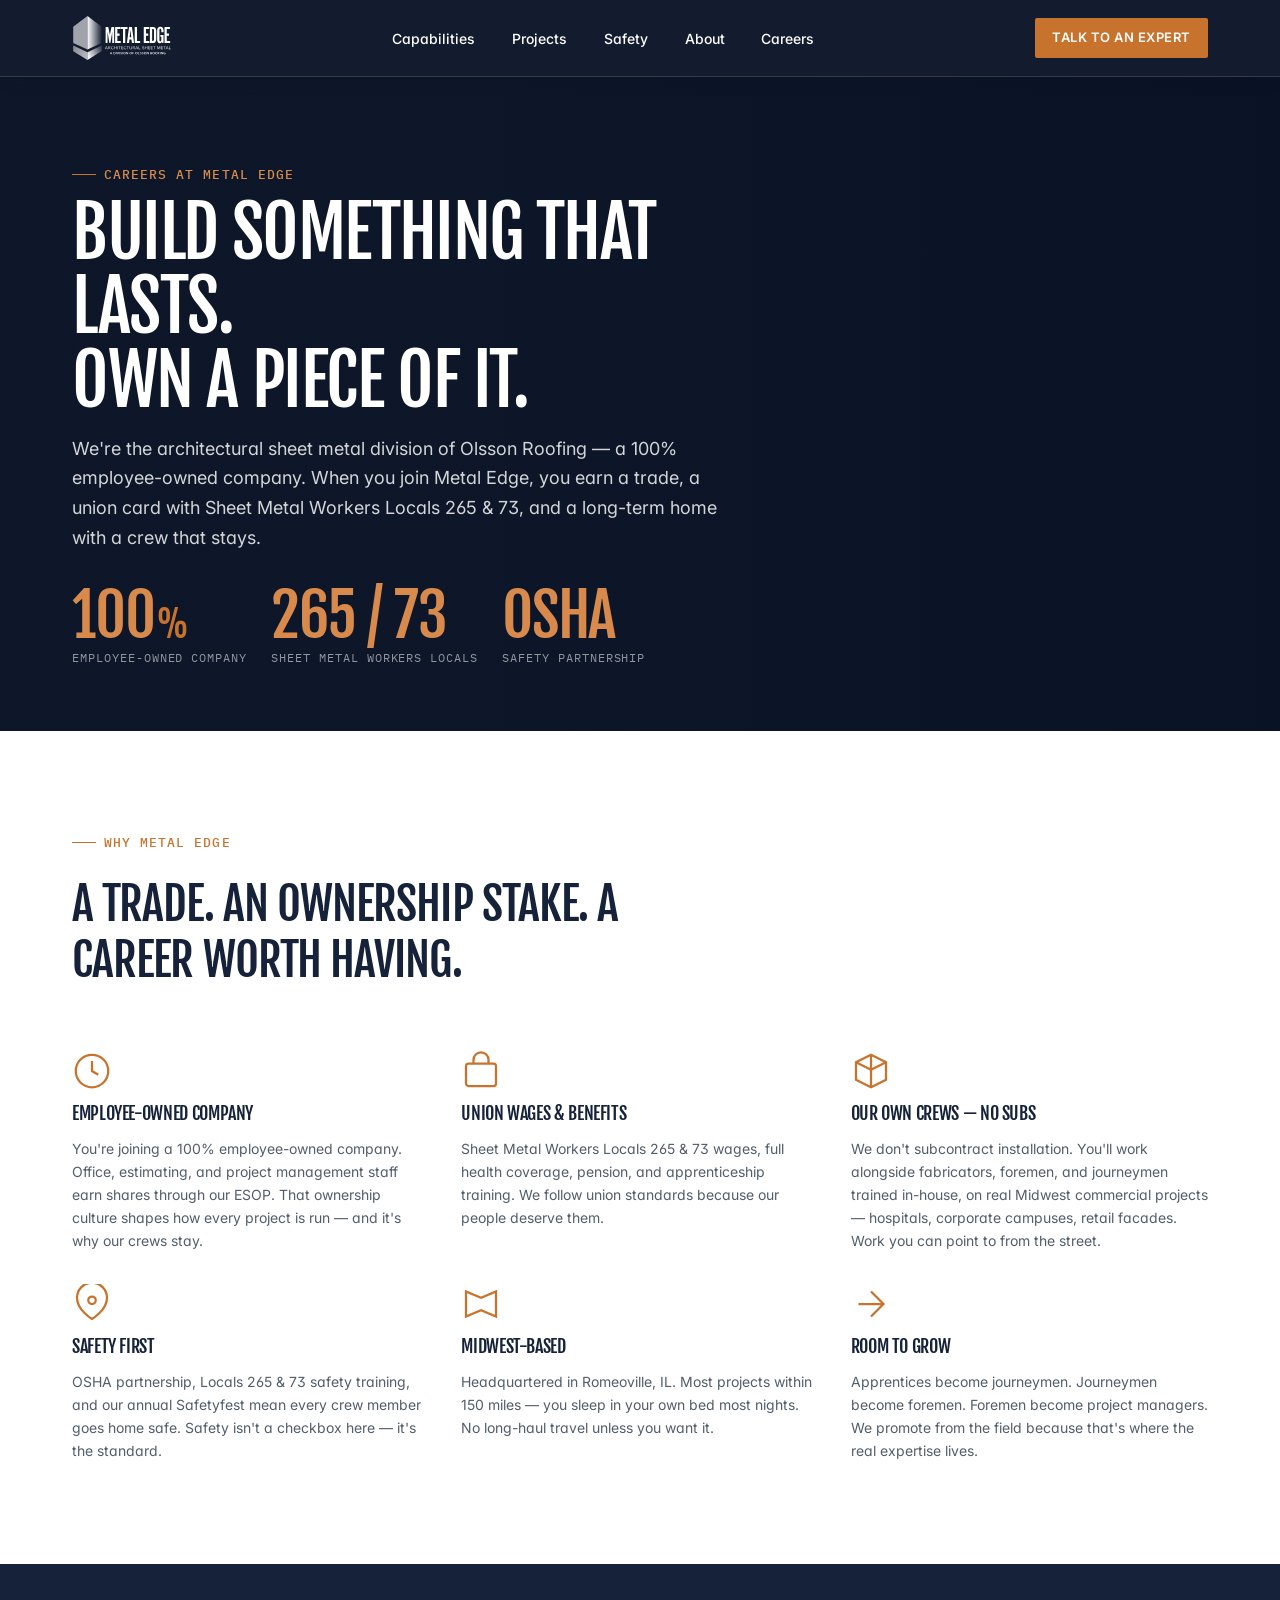
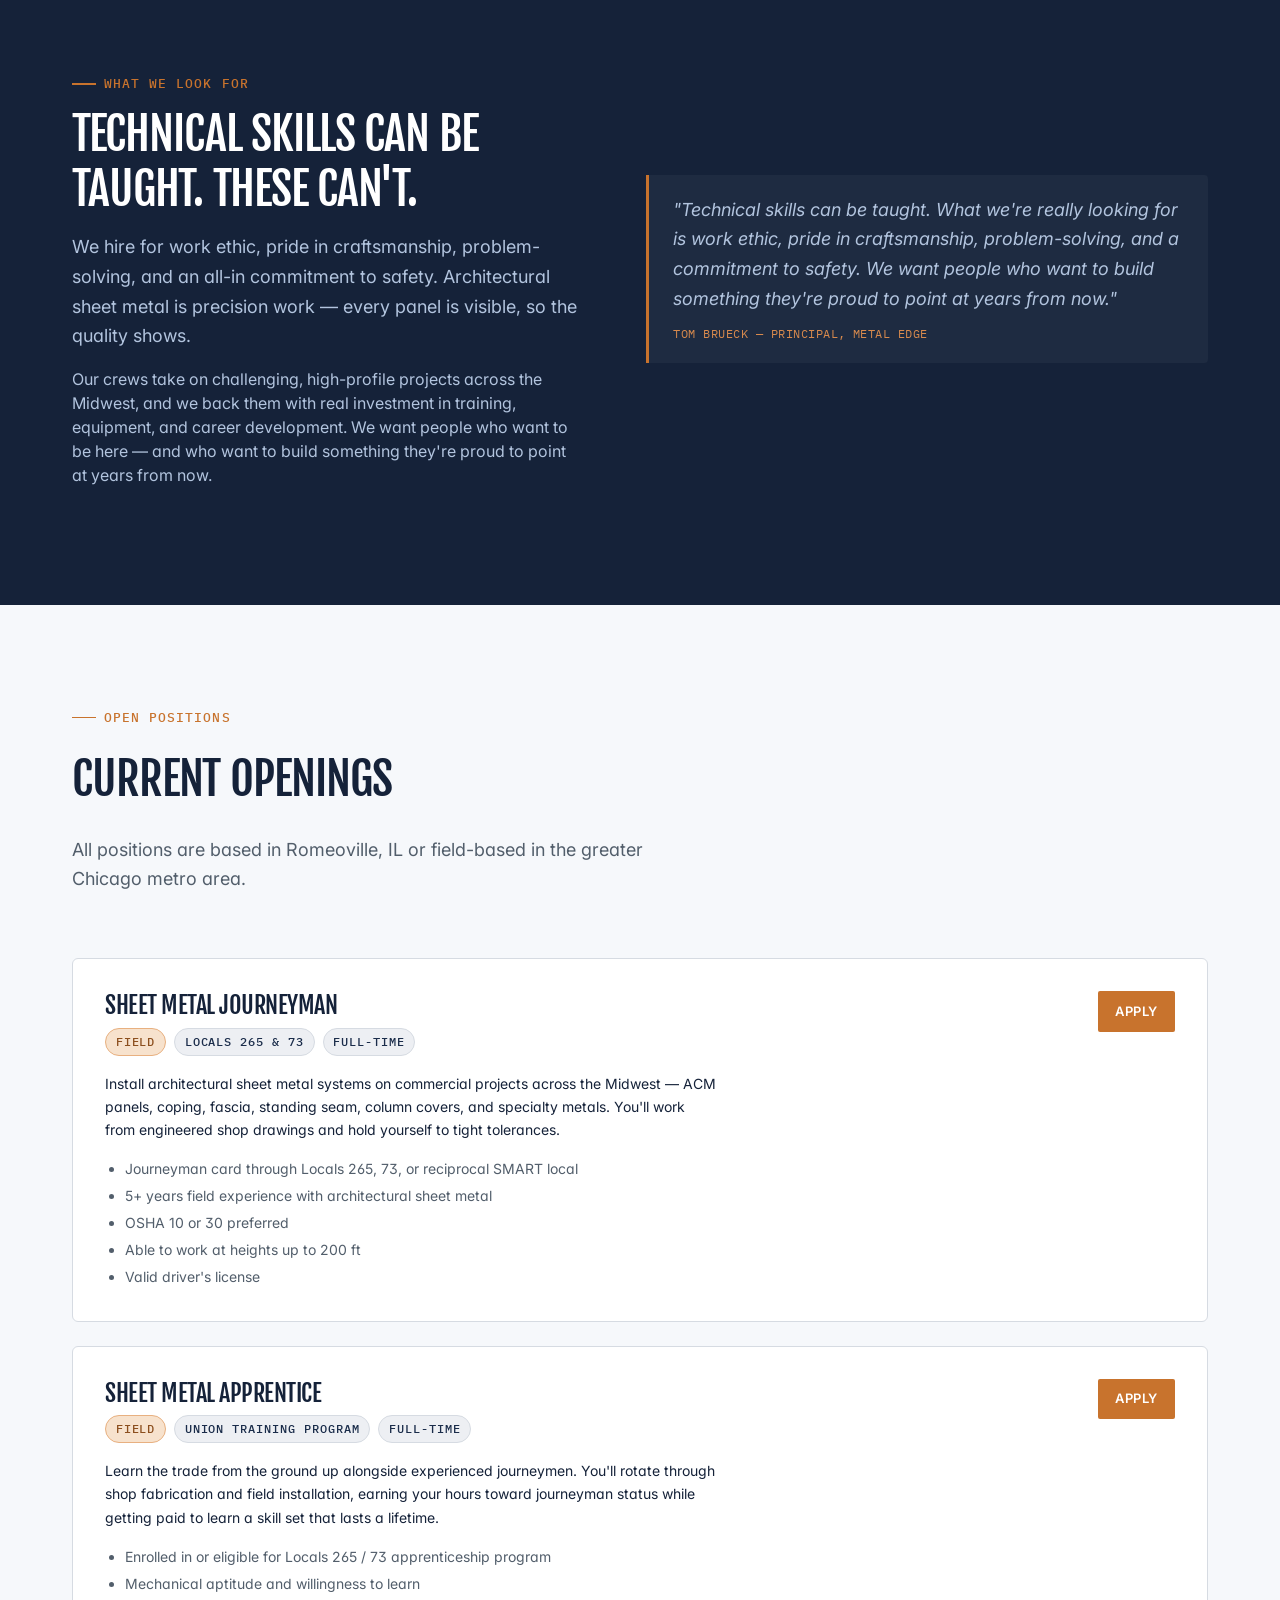
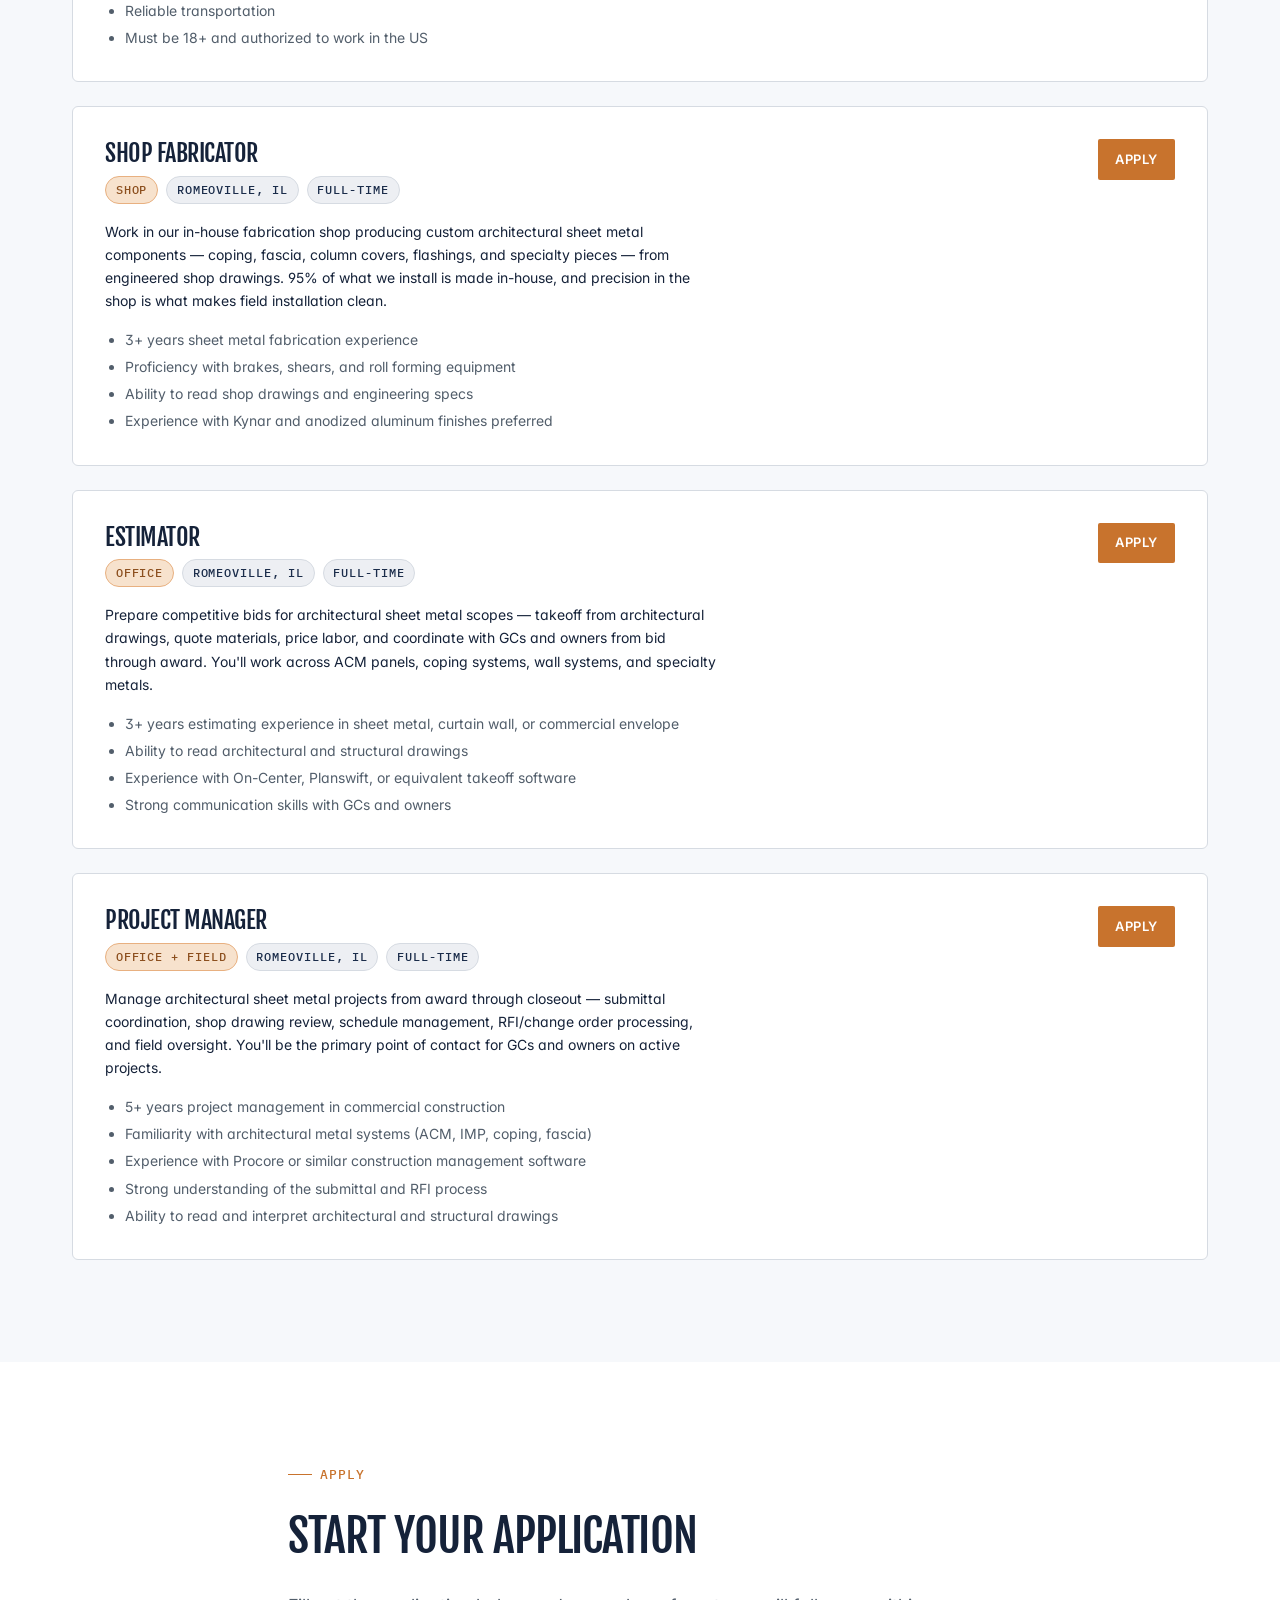
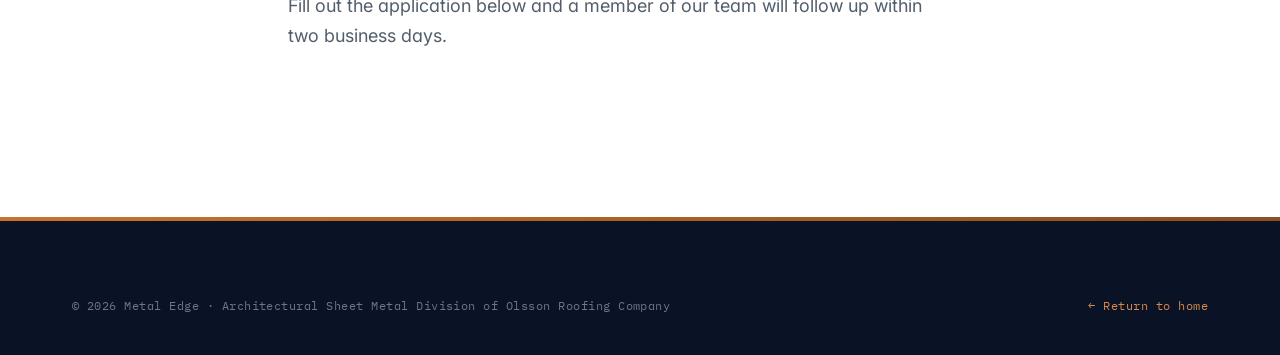
<file: site/careers.html>
<!DOCTYPE html>
<html lang="en">
<head>
  <meta charset="UTF-8">
  <meta name="viewport" content="width=device-width, initial-scale=1">
  <meta name="theme-color" content="#152239">
  <title>Careers · Metal Edge</title>
  <meta name="description" content="Join Metal Edge — architectural sheet metal fabrication and installation. Sheet Metal Workers Locals 265 & 73, OSHA safety culture, employee ownership. View open positions and apply.">

  <link rel="preconnect" href="https://fonts.googleapis.com">
  <link rel="preconnect" href="https://fonts.gstatic.com" crossorigin>
  <link href="https://fonts.googleapis.com/css2?family=Fjalla+One&family=IBM+Plex+Mono:wght@400;500;600&family=Inter:wght@400;500;600;700&display=swap" rel="stylesheet">

  <link rel="stylesheet" href="css/tokens.css">
  <link rel="stylesheet" href="css/base.css">
  <link rel="stylesheet" href="css/layout.css">
  <link rel="stylesheet" href="css/components.css">

  <link rel="icon" type="image/svg+xml" href="assets/images/favicon-metal-edge.svg">
</head>
<body class="bg-page">

<!-- ============== NAV ============== -->
<header class="nav is-scrolled" id="nav" style="position: sticky;">
  <div class="container nav__inner">
    <a href="index.html" class="nav__brand" aria-label="Metal Edge — return to home">
      <img src="assets/images/logos/Metal-Edge-Logo-on-dark.svg" alt="Metal Edge" class="nav__brand-mark">
    </a>
    <nav aria-label="Primary">
      <ul class="nav__menu">
        <li><a href="index.html#capabilities" class="nav__link">Capabilities</a></li>
        <li><a href="index.html#projects" class="nav__link">Projects</a></li>
        <li><a href="index.html#safety" class="nav__link">Safety</a></li>
        <li><a href="index.html#about" class="nav__link">About</a></li>
        <li><a href="careers.html" class="nav__link" aria-current="page">Careers</a></li>
      </ul>
    </nav>
    <a href="index.html#contact" class="btn btn--primary btn--sm hide-on-mobile">Talk to an Expert</a>
  </div>
</header>

<!-- ============== HERO ============== -->
<section class="careers-page-hero">
  <div class="careers-page-hero__bg" style="background-image: url('https://res.cloudinary.com/dsbllwpbh/image/upload/f_auto,q_auto/v1777395840/metal-edge/careers-hero-shop.jpg');"></div>
  <div class="container careers-page-hero__content">
    <div style="max-width: 680px;">
      <span class="eyebrow" style="color: var(--copper-400);">Careers at Metal Edge</span>
      <h1>Build something that lasts.<br>Own a piece of it.</h1>
      <p class="lede">We're the architectural sheet metal division of Olsson Roofing — a 100% employee-owned company. When you join Metal Edge, you earn a trade, a union card with Sheet Metal Workers Locals 265 &amp; 73, and a long-term home with a crew that stays.</p>
      <div class="cluster" style="gap: var(--space-6); margin-top: var(--space-8);">
        <div class="stat">
          <div class="stat__value">100<span class="stat__suffix">%</span></div>
          <div class="stat__label">Employee-owned company</div>
        </div>
        <div class="stat">
          <div class="stat__value">265 / 73</div>
          <div class="stat__label">Sheet Metal Workers Locals</div>
        </div>
        <div class="stat">
          <div class="stat__value">OSHA</div>
          <div class="stat__label">Safety partnership</div>
        </div>
      </div>
    </div>
  </div>
</section>

<!-- ============== WHY METAL EDGE ============== -->
<section class="section">
  <div class="container">
    <div class="section-header">
      <span class="eyebrow">Why Metal Edge</span>
      <h2>A trade. An ownership stake. A career worth having.</h2>
    </div>
    <div class="careers-benefits">
      <div class="careers-benefit">
        <div class="careers-benefit__icon">
          <svg viewBox="0 0 32 32" fill="none" stroke="currentColor" stroke-width="1.8" aria-hidden="true"><circle cx="16" cy="16" r="13"/><path d="M16 8v8l5 3"/></svg>
        </div>
        <h3 class="careers-benefit__title">Employee-Owned Company</h3>
        <p class="careers-benefit__desc">You're joining a 100% employee-owned company. Office, estimating, and project management staff earn shares through our ESOP. That ownership culture shapes how every project is run — and it's why our crews stay.</p>
      </div>
      <div class="careers-benefit">
        <div class="careers-benefit__icon">
          <svg viewBox="0 0 32 32" fill="none" stroke="currentColor" stroke-width="1.8" aria-hidden="true"><rect x="4" y="10" width="24" height="18" rx="2"/><path d="M10 10V7a6 6 0 0 1 12 0v3"/></svg>
        </div>
        <h3 class="careers-benefit__title">Union Wages &amp; Benefits</h3>
        <p class="careers-benefit__desc">Sheet Metal Workers Locals 265 &amp; 73 wages, full health coverage, pension, and apprenticeship training. We follow union standards because our people deserve them.</p>
      </div>
      <div class="careers-benefit">
        <div class="careers-benefit__icon">
          <svg viewBox="0 0 32 32" fill="none" stroke="currentColor" stroke-width="1.8" aria-hidden="true"><path d="M16 3L4 9v14l12 6 12-6V9L16 3z"/><path d="M16 3v26M4 9l12 6 12-6"/></svg>
        </div>
        <h3 class="careers-benefit__title">Our Own Crews — No Subs</h3>
        <p class="careers-benefit__desc">We don't subcontract installation. You'll work alongside fabricators, foremen, and journeymen trained in-house, on real Midwest commercial projects — hospitals, corporate campuses, retail facades. Work you can point to from the street.</p>
      </div>
      <div class="careers-benefit">
        <div class="careers-benefit__icon">
          <svg viewBox="0 0 32 32" fill="none" stroke="currentColor" stroke-width="1.8" aria-hidden="true"><path d="M16 28s-12-7-12-17a12 12 0 0 1 24 0c0 10-12 17-12 17z"/><circle cx="16" cy="13" r="3"/></svg>
        </div>
        <h3 class="careers-benefit__title">Safety First</h3>
        <p class="careers-benefit__desc">OSHA partnership, Locals 265 &amp; 73 safety training, and our annual Safetyfest mean every crew member goes home safe. Safety isn't a checkbox here — it's the standard.</p>
      </div>
      <div class="careers-benefit">
        <div class="careers-benefit__icon">
          <svg viewBox="0 0 32 32" fill="none" stroke="currentColor" stroke-width="1.8" aria-hidden="true"><path d="M4 26V6l12 5 12-5v20l-12-5-12 5z"/></svg>
        </div>
        <h3 class="careers-benefit__title">Midwest-Based</h3>
        <p class="careers-benefit__desc">Headquartered in Romeoville, IL. Most projects within 150 miles — you sleep in your own bed most nights. No long-haul travel unless you want it.</p>
      </div>
      <div class="careers-benefit">
        <div class="careers-benefit__icon">
          <svg viewBox="0 0 32 32" fill="none" stroke="currentColor" stroke-width="1.8" aria-hidden="true"><path d="M6 16h20M16 6l10 10-10 10"/></svg>
        </div>
        <h3 class="careers-benefit__title">Room to Grow</h3>
        <p class="careers-benefit__desc">Apprentices become journeymen. Journeymen become foremen. Foremen become project managers. We promote from the field because that's where the real expertise lives.</p>
      </div>
    </div>
  </div>
</section>

<!-- ============== WHAT WE LOOK FOR ============== -->
<section class="section section--dark" id="what-we-look-for" aria-labelledby="lookForHeading">
  <div class="container">
    <div class="split split--text-first">
      <div>
        <span class="eyebrow">What We Look For</span>
        <h2 id="lookForHeading">Technical skills can be taught. These can't.</h2>
        <p class="lede">We hire for work ethic, pride in craftsmanship, problem-solving, and an all-in commitment to safety. Architectural sheet metal is precision work — every panel is visible, so the quality shows.</p>
        <p>Our crews take on challenging, high-profile projects across the Midwest, and we back them with real investment in training, equipment, and career development. We want people who want to be here — and who want to build something they're proud to point at years from now.</p>
      </div>
      <div>
        <blockquote class="featured-project__quote">
          <p>"Technical skills can be taught. What we're really looking for is work ethic, pride in craftsmanship, problem-solving, and a commitment to safety. We want people who want to build something they're proud to point at years from now."</p>
          <footer>Tom Brueck — Principal, Metal Edge</footer>
        </blockquote>
      </div>
    </div>
  </div>
</section>

<!-- ============== OPEN POSITIONS ============== -->
<section class="section section--alt" id="positions">
  <div class="container">
    <div class="section-header">
      <span class="eyebrow">Open Positions</span>
      <h2>Current openings</h2>
      <p class="section-header__sub">All positions are based in Romeoville, IL or field-based in the greater Chicago metro area.</p>
    </div>

    <div class="careers-listings">

      <div class="careers-listing">
        <div class="careers-listing__head">
          <div>
            <h3 class="careers-listing__title">Sheet Metal Journeyman</h3>
            <div class="cluster" style="gap: var(--space-2); margin-top: var(--space-2);">
              <span class="badge badge--copper">Field</span>
              <span class="badge">Locals 265 &amp; 73</span>
              <span class="badge">Full-Time</span>
            </div>
          </div>
          <a href="#apply" class="btn btn--primary btn--sm">Apply</a>
        </div>
        <p class="careers-listing__desc">Install architectural sheet metal systems on commercial projects across the Midwest — ACM panels, coping, fascia, standing seam, column covers, and specialty metals. You'll work from engineered shop drawings and hold yourself to tight tolerances.</p>
        <ul class="careers-listing__reqs">
          <li>Journeyman card through Locals 265, 73, or reciprocal SMART local</li>
          <li>5+ years field experience with architectural sheet metal</li>
          <li>OSHA 10 or 30 preferred</li>
          <li>Able to work at heights up to 200 ft</li>
          <li>Valid driver's license</li>
        </ul>
      </div>

      <div class="careers-listing">
        <div class="careers-listing__head">
          <div>
            <h3 class="careers-listing__title">Sheet Metal Apprentice</h3>
            <div class="cluster" style="gap: var(--space-2); margin-top: var(--space-2);">
              <span class="badge badge--copper">Field</span>
              <span class="badge">Union Training Program</span>
              <span class="badge">Full-Time</span>
            </div>
          </div>
          <a href="#apply" class="btn btn--primary btn--sm">Apply</a>
        </div>
        <p class="careers-listing__desc">Learn the trade from the ground up alongside experienced journeymen. You'll rotate through shop fabrication and field installation, earning your hours toward journeyman status while getting paid to learn a skill set that lasts a lifetime.</p>
        <ul class="careers-listing__reqs">
          <li>Enrolled in or eligible for Locals 265 / 73 apprenticeship program</li>
          <li>Mechanical aptitude and willingness to learn</li>
          <li>Reliable transportation</li>
          <li>Must be 18+ and authorized to work in the US</li>
        </ul>
      </div>

      <div class="careers-listing">
        <div class="careers-listing__head">
          <div>
            <h3 class="careers-listing__title">Shop Fabricator</h3>
            <div class="cluster" style="gap: var(--space-2); margin-top: var(--space-2);">
              <span class="badge badge--copper">Shop</span>
              <span class="badge">Romeoville, IL</span>
              <span class="badge">Full-Time</span>
            </div>
          </div>
          <a href="#apply" class="btn btn--primary btn--sm">Apply</a>
        </div>
        <p class="careers-listing__desc">Work in our in-house fabrication shop producing custom architectural sheet metal components — coping, fascia, column covers, flashings, and specialty pieces — from engineered shop drawings. 95% of what we install is made in-house, and precision in the shop is what makes field installation clean.</p>
        <ul class="careers-listing__reqs">
          <li>3+ years sheet metal fabrication experience</li>
          <li>Proficiency with brakes, shears, and roll forming equipment</li>
          <li>Ability to read shop drawings and engineering specs</li>
          <li>Experience with Kynar and anodized aluminum finishes preferred</li>
        </ul>
      </div>

      <div class="careers-listing">
        <div class="careers-listing__head">
          <div>
            <h3 class="careers-listing__title">Estimator</h3>
            <div class="cluster" style="gap: var(--space-2); margin-top: var(--space-2);">
              <span class="badge badge--copper">Office</span>
              <span class="badge">Romeoville, IL</span>
              <span class="badge">Full-Time</span>
            </div>
          </div>
          <a href="#apply" class="btn btn--primary btn--sm">Apply</a>
        </div>
        <p class="careers-listing__desc">Prepare competitive bids for architectural sheet metal scopes — takeoff from architectural drawings, quote materials, price labor, and coordinate with GCs and owners from bid through award. You'll work across ACM panels, coping systems, wall systems, and specialty metals.</p>
        <ul class="careers-listing__reqs">
          <li>3+ years estimating experience in sheet metal, curtain wall, or commercial envelope</li>
          <li>Ability to read architectural and structural drawings</li>
          <li>Experience with On-Center, Planswift, or equivalent takeoff software</li>
          <li>Strong communication skills with GCs and owners</li>
        </ul>
      </div>

      <div class="careers-listing">
        <div class="careers-listing__head">
          <div>
            <h3 class="careers-listing__title">Project Manager</h3>
            <div class="cluster" style="gap: var(--space-2); margin-top: var(--space-2);">
              <span class="badge badge--copper">Office + Field</span>
              <span class="badge">Romeoville, IL</span>
              <span class="badge">Full-Time</span>
            </div>
          </div>
          <a href="#apply" class="btn btn--primary btn--sm">Apply</a>
        </div>
        <p class="careers-listing__desc">Manage architectural sheet metal projects from award through closeout — submittal coordination, shop drawing review, schedule management, RFI/change order processing, and field oversight. You'll be the primary point of contact for GCs and owners on active projects.</p>
        <ul class="careers-listing__reqs">
          <li>5+ years project management in commercial construction</li>
          <li>Familiarity with architectural metal systems (ACM, IMP, coping, fascia)</li>
          <li>Experience with Procore or similar construction management software</li>
          <li>Strong understanding of the submittal and RFI process</li>
          <li>Ability to read and interpret architectural and structural drawings</li>
        </ul>
      </div>

    </div>
  </div>
</section>

<!-- ============== APPLICATION FORM ============== -->
<section class="section" id="apply" aria-labelledby="applyHeading">
  <div class="container container--narrow">
    <div class="section-header">
      <span class="eyebrow">Apply</span>
      <h2 id="applyHeading">Start your application</h2>
      <p class="section-header__sub">Fill out the application below and a member of our team will follow up within two business days.</p>
    </div>

    <!-- Hiring application hosted on Metal Edge's Jotform (sent by Brian Rangel, Oct 15 2026) -->
    <div class="careers-jotform">
      <script type="text/javascript" src="https://form.jotform.com/jsform/262805384784165"></script>
      <noscript><p>Our application form needs JavaScript. You can <a href="https://form.jotform.com/262805384784165">open the application directly</a> or call (708) 756-4696.</p></noscript>
    </div>
  </div>
</section>

<!-- ============== FOOTER ============== -->
<footer class="footer" role="contentinfo">
  <div class="container">
    <div class="footer__bottom" style="padding-top: 0; border-top: 0;">
      <div>© 2026 Metal Edge · Architectural Sheet Metal Division of Olsson Roofing Company</div>
      <div><a href="index.html" style="color: var(--copper-400);">← Return to home</a></div>
    </div>
  </div>
</footer>

</body>
</html>
</file>
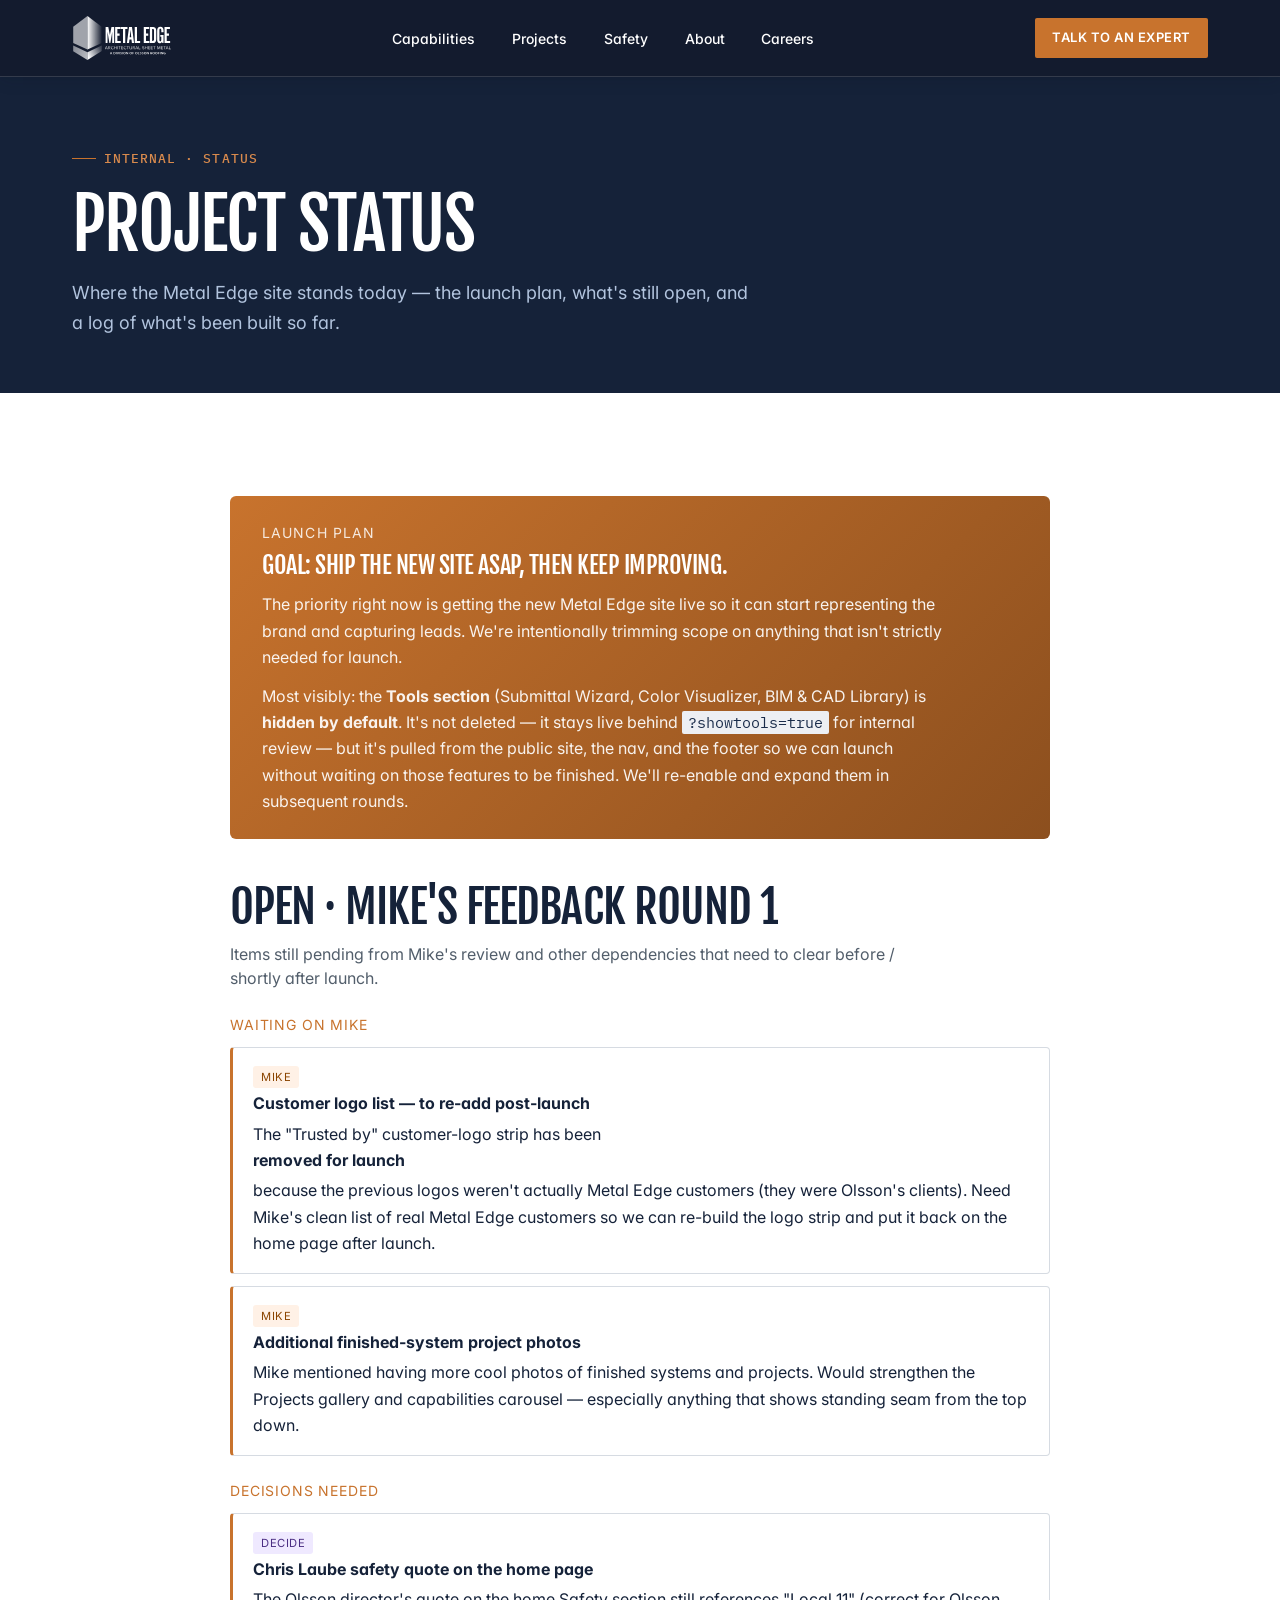
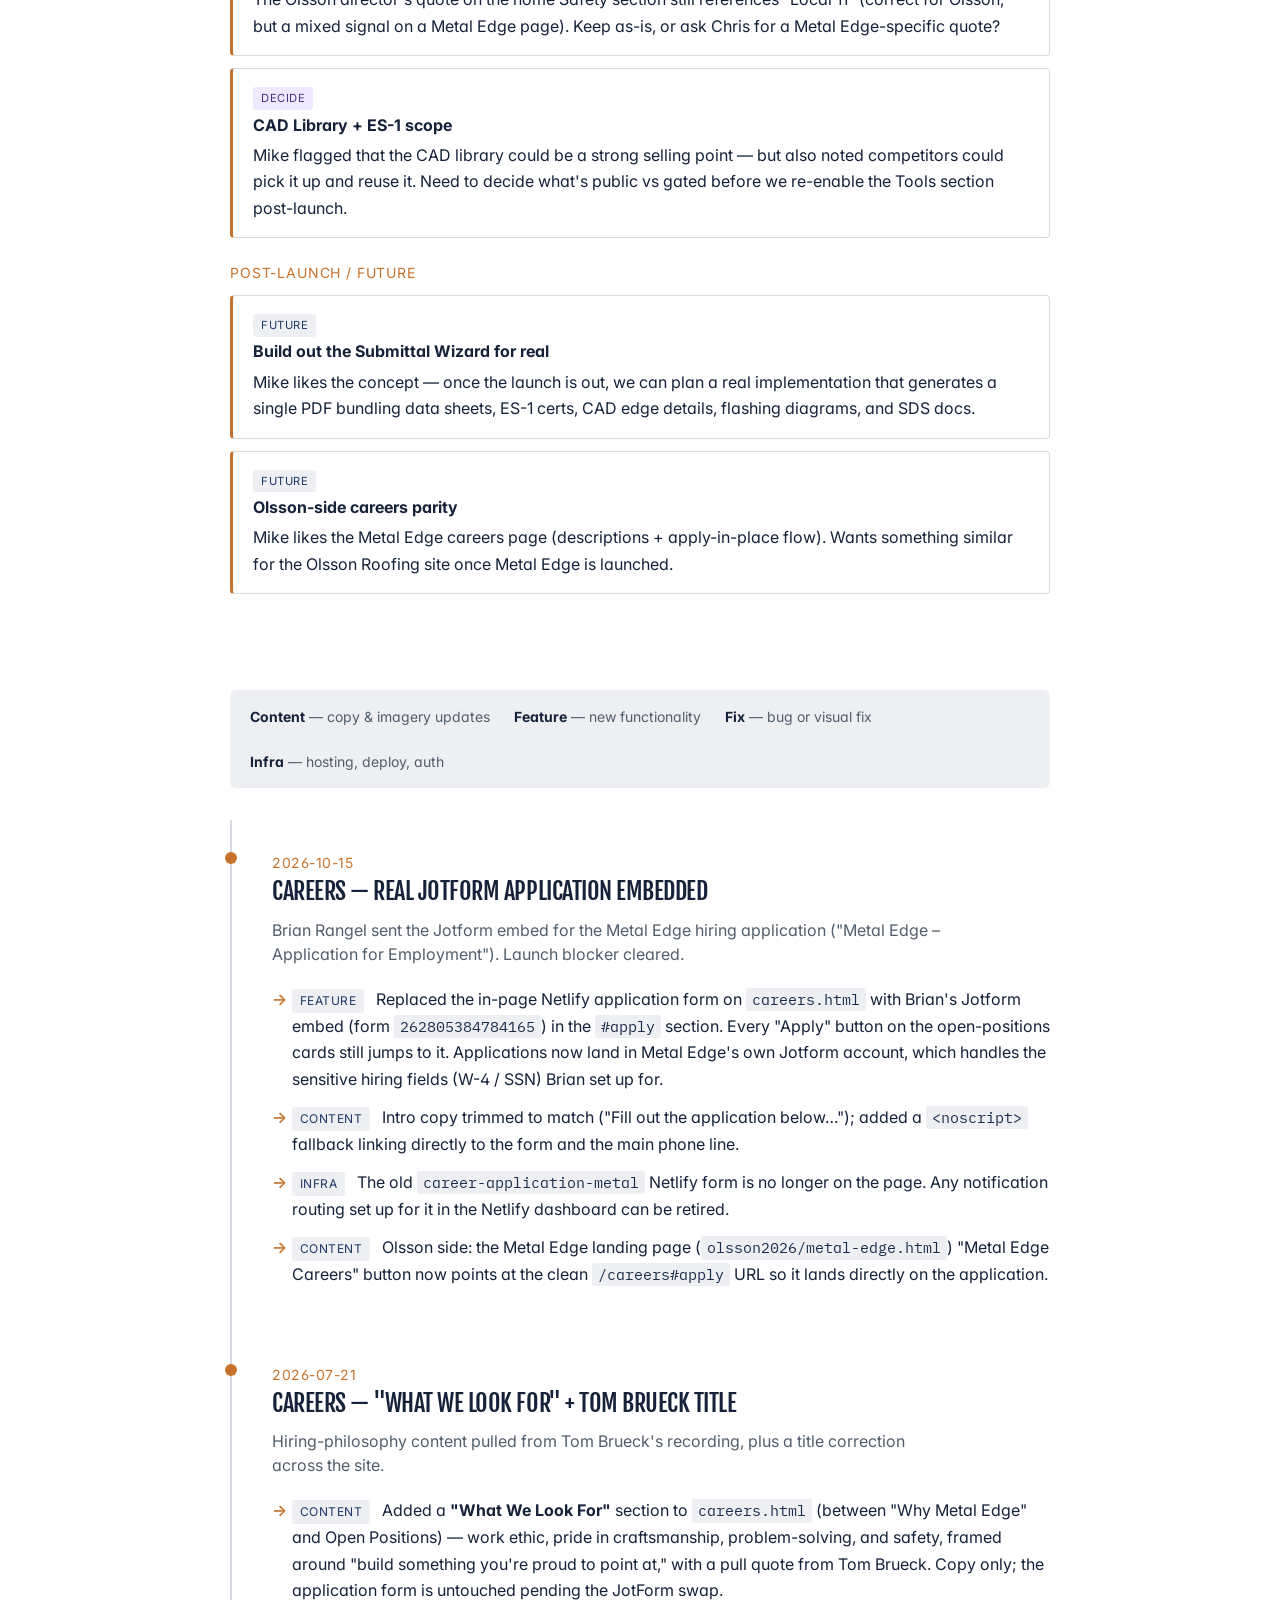
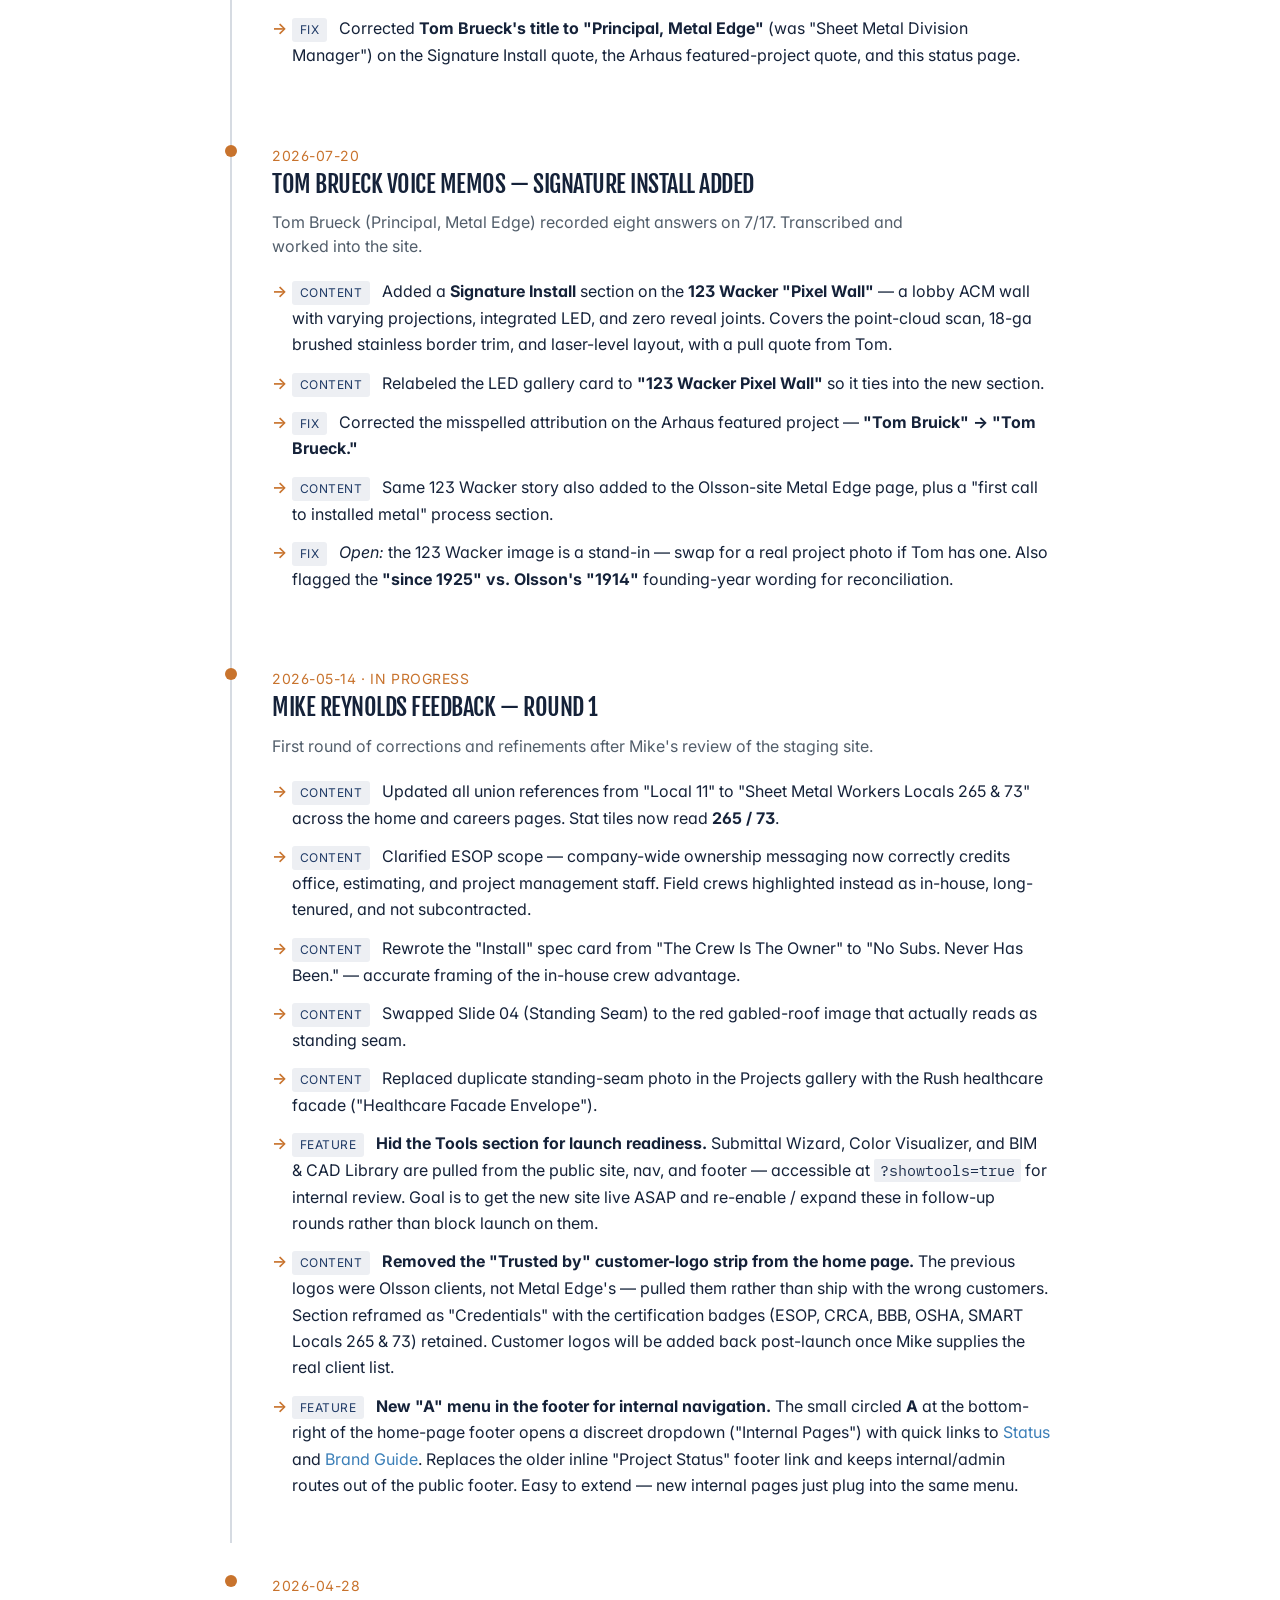
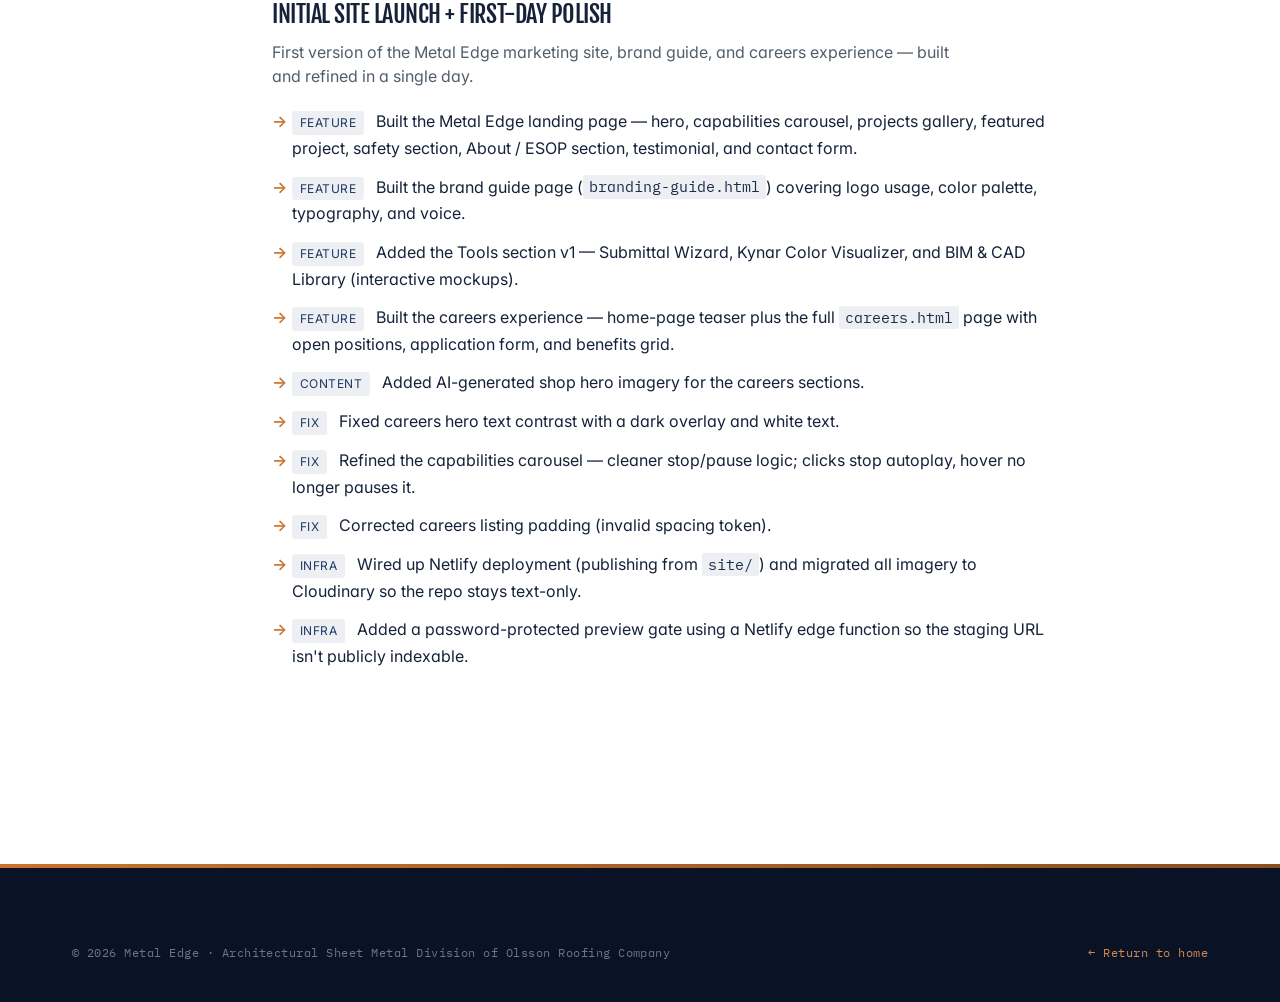
<file: site/status.html>
<!DOCTYPE html>
<html lang="en">
<head>
  <meta charset="UTF-8">
  <meta name="viewport" content="width=device-width, initial-scale=1">
  <meta name="theme-color" content="#152239">
  <title>Project Status · Metal Edge</title>
  <meta name="description" content="Build progress and recent updates to the Metal Edge site.">
  <meta name="robots" content="noindex, nofollow">

  <link rel="preconnect" href="https://fonts.googleapis.com">
  <link rel="preconnect" href="https://fonts.gstatic.com" crossorigin>
  <link href="https://fonts.googleapis.com/css2?family=Fjalla+One&family=IBM+Plex+Mono:wght@400;500;600&family=Inter:wght@400;500;600;700&display=swap" rel="stylesheet">

  <link rel="stylesheet" href="css/tokens.css">
  <link rel="stylesheet" href="css/base.css">
  <link rel="stylesheet" href="css/layout.css">
  <link rel="stylesheet" href="css/components.css">

  <link rel="icon" type="image/svg+xml" href="assets/images/favicon-metal-edge.svg">

  <style>
    .status-hero {
      padding: var(--space-16) 0 var(--space-10);
      background: var(--navy-900);
      color: white;
    }
    .status-hero h1 {
      color: white;
      margin: var(--space-2) 0 var(--space-4);
    }
    .status-hero .lede { color: var(--blue-100); max-width: 680px; }

    .timeline {
      max-width: 820px;
      margin: 0 auto;
      padding: var(--space-12) 0;
    }
    .timeline__entry {
      position: relative;
      padding: var(--space-8) 0 var(--space-8) var(--space-10);
      border-left: 2px solid var(--steel-200);
    }
    .timeline__entry::before {
      content: "";
      position: absolute;
      left: -7px;
      top: var(--space-9);
      width: 12px;
      height: 12px;
      border-radius: 50%;
      background: var(--copper-500);
    }
    .timeline__entry:last-child { border-left-color: transparent; }
    .timeline__date {
      display: block;
      font-family: var(--ff-mono);
      font-size: var(--fs-sm);
      color: var(--copper-500);
      letter-spacing: 0.04em;
      text-transform: uppercase;
      margin-bottom: var(--space-1);
    }
    .timeline__title {
      font-size: var(--fs-xl);
      color: var(--navy-900);
      margin: 0 0 var(--space-3);
    }
    .timeline__summary {
      color: var(--color-text-muted);
      margin: 0 0 var(--space-5);
    }
    .timeline__list {
      list-style: none;
      padding: 0;
      margin: 0;
    }
    .timeline__list li {
      position: relative;
      padding-left: var(--space-5);
      margin-bottom: var(--space-3);
      line-height: var(--lh-relaxed);
    }
    .timeline__list li::before {
      content: "→";
      position: absolute;
      left: 0;
      color: var(--copper-500);
      font-weight: var(--fw-semibold);
    }
    .timeline__tag {
      display: inline-block;
      background: var(--steel-100);
      color: var(--navy-700);
      font-family: var(--ff-mono);
      font-size: 0.75rem;
      padding: 2px 8px;
      border-radius: 3px;
      margin-right: var(--space-2);
      text-transform: uppercase;
      letter-spacing: 0.04em;
    }

    .status-legend {
      display: flex;
      gap: var(--space-6);
      flex-wrap: wrap;
      padding: var(--space-4) var(--space-5);
      background: var(--steel-100);
      border-radius: var(--radius-md);
      margin-bottom: var(--space-8);
      font-size: var(--fs-sm);
      color: var(--color-text-muted);
    }
    .status-legend strong { color: var(--navy-900); }

    .launch-callout {
      background: linear-gradient(135deg, var(--copper-500), var(--copper-700, var(--copper-500)));
      color: white;
      padding: var(--space-6) var(--space-8);
      border-radius: var(--radius-md);
      margin: 0 auto var(--space-10);
      max-width: 820px;
    }
    .launch-callout__label {
      display: inline-block;
      font-family: var(--ff-mono);
      font-size: var(--fs-sm);
      letter-spacing: 0.08em;
      text-transform: uppercase;
      opacity: 0.85;
      margin-bottom: var(--space-2);
    }
    .launch-callout h2 {
      color: white;
      margin: 0 0 var(--space-3);
      font-size: var(--fs-xl);
    }
    .launch-callout p {
      margin: 0;
      color: rgba(255,255,255,0.92);
      line-height: var(--lh-relaxed);
    }
    .launch-callout p + p { margin-top: var(--space-3); }

    .open-items {
      max-width: 820px;
      margin: 0 auto var(--space-12);
    }
    .open-items > h2 {
      color: var(--navy-900);
      margin: 0 0 var(--space-2);
    }
    .open-items > p {
      color: var(--color-text-muted);
      margin: 0 0 var(--space-6);
    }
    .open-items__group {
      margin-bottom: var(--space-6);
    }
    .open-items__group-title {
      font-family: var(--ff-mono);
      font-size: var(--fs-sm);
      text-transform: uppercase;
      letter-spacing: 0.06em;
      color: var(--copper-500);
      margin: 0 0 var(--space-3);
    }
    .open-items__list {
      list-style: none;
      padding: 0;
      margin: 0;
    }
    .open-items__list li {
      padding: var(--space-4) var(--space-5);
      background: white;
      border: 1px solid var(--steel-200);
      border-left: 3px solid var(--copper-500);
      border-radius: var(--radius-sm);
      margin-bottom: var(--space-3);
      line-height: var(--lh-relaxed);
    }
    .open-items__list li strong {
      color: var(--navy-900);
      display: block;
      margin-bottom: var(--space-1);
    }
    .open-items__owner {
      display: inline-block;
      font-family: var(--ff-mono);
      font-size: 0.7rem;
      padding: 2px 8px;
      border-radius: 3px;
      letter-spacing: 0.05em;
      text-transform: uppercase;
      margin-right: var(--space-2);
      vertical-align: 2px;
    }
    .open-items__owner--brian { background: #e8f1ff; color: #1a4480; }
    .open-items__owner--mike  { background: #fff1e6; color: #8a4400; }
    .open-items__owner--gary  { background: #efe9ff; color: #4b2e83; }
    .open-items__owner--future { background: var(--steel-100); color: var(--navy-700); }
  </style>
</head>
<body class="bg-page">

<header class="nav is-scrolled" id="nav" style="position: sticky;">
  <div class="container nav__inner">
    <a href="index.html" class="nav__brand" aria-label="Metal Edge — return to home">
      <img src="assets/images/logos/Metal-Edge-Logo-on-dark.svg" alt="Metal Edge" class="nav__brand-mark">
    </a>
    <nav aria-label="Primary">
      <ul class="nav__menu">
        <li><a href="index.html#capabilities" class="nav__link">Capabilities</a></li>
        <li><a href="index.html#projects" class="nav__link">Projects</a></li>
        <li><a href="index.html#safety" class="nav__link">Safety</a></li>
        <li><a href="index.html#about" class="nav__link">About</a></li>
        <li><a href="careers.html" class="nav__link">Careers</a></li>
      </ul>
    </nav>
    <a href="index.html#contact" class="btn btn--primary btn--sm hide-on-mobile">Talk to an Expert</a>
  </div>
</header>

<section class="status-hero">
  <div class="container">
    <span class="eyebrow" style="color: var(--copper-400);">Internal · Status</span>
    <h1>Project Status</h1>
    <p class="lede">Where the Metal Edge site stands today — the launch plan, what's still open, and a log of what's been built so far.</p>
  </div>
</section>

<main>
  <section class="section">
    <div class="container">

      <div class="launch-callout">
        <span class="launch-callout__label">Launch Plan</span>
        <h2>Goal: ship the new site ASAP, then keep improving.</h2>
        <p>The priority right now is getting the new Metal Edge site live so it can start representing the brand and capturing leads. We're intentionally trimming scope on anything that isn't strictly needed for launch.</p>
        <p>Most visibly: the <strong>Tools section</strong> (Submittal Wizard, Color Visualizer, BIM &amp; CAD Library) is <strong>hidden by default</strong>. It's not deleted — it stays live behind <a href="index.html?showtools=true#tools"><code>?showtools=true</code></a> for internal review — but it's pulled from the public site, the nav, and the footer so we can launch without waiting on those features to be finished. We'll re-enable and expand them in subsequent rounds.</p>
      </div>

      <div class="open-items">
        <h2>Open · Mike's Feedback Round 1</h2>
        <p>Items still pending from Mike's review and other dependencies that need to clear before / shortly after launch.</p>

        <div class="open-items__group">
          <div class="open-items__group-title">Waiting on Mike</div>
          <ul class="open-items__list">
            <li>
              <span class="open-items__owner open-items__owner--mike">Mike</span>
              <strong>Customer logo list — to re-add post-launch</strong>
              The "Trusted by" customer-logo strip has been <strong>removed for launch</strong> because the previous logos weren't actually Metal Edge customers (they were Olsson's clients). Need Mike's clean list of real Metal Edge customers so we can re-build the logo strip and put it back on the home page after launch.
            </li>
            <li>
              <span class="open-items__owner open-items__owner--mike">Mike</span>
              <strong>Additional finished-system project photos</strong>
              Mike mentioned having more cool photos of finished systems and projects. Would strengthen the Projects gallery and capabilities carousel — especially anything that shows standing seam from the top down.
            </li>
          </ul>
        </div>

        <div class="open-items__group">
          <div class="open-items__group-title">Decisions Needed</div>
          <ul class="open-items__list">
            <li>
              <span class="open-items__owner open-items__owner--gary">Decide</span>
              <strong>Chris Laube safety quote on the home page</strong>
              The Olsson director's quote on the home Safety section still references "Local 11" (correct for Olsson, but a mixed signal on a Metal Edge page). Keep as-is, or ask Chris for a Metal Edge-specific quote?
            </li>
            <li>
              <span class="open-items__owner open-items__owner--gary">Decide</span>
              <strong>CAD Library + ES-1 scope</strong>
              Mike flagged that the CAD library could be a strong selling point — but also noted competitors could pick it up and reuse it. Need to decide what's public vs gated before we re-enable the Tools section post-launch.
            </li>
          </ul>
        </div>

        <div class="open-items__group">
          <div class="open-items__group-title">Post-Launch / Future</div>
          <ul class="open-items__list">
            <li>
              <span class="open-items__owner open-items__owner--future">Future</span>
              <strong>Build out the Submittal Wizard for real</strong>
              Mike likes the concept — once the launch is out, we can plan a real implementation that generates a single PDF bundling data sheets, ES-1 certs, CAD edge details, flashing diagrams, and SDS docs.
            </li>
            <li>
              <span class="open-items__owner open-items__owner--future">Future</span>
              <strong>Olsson-side careers parity</strong>
              Mike likes the Metal Edge careers page (descriptions + apply-in-place flow). Wants something similar for the Olsson Roofing site once Metal Edge is launched.
            </li>
          </ul>
        </div>
      </div>

      <div class="timeline">

        <div class="status-legend">
          <div><strong>Content</strong> — copy &amp; imagery updates</div>
          <div><strong>Feature</strong> — new functionality</div>
          <div><strong>Fix</strong> — bug or visual fix</div>
          <div><strong>Infra</strong> — hosting, deploy, auth</div>
        </div>

        <article class="timeline__entry">
          <span class="timeline__date">2026-10-15</span>
          <h2 class="timeline__title">Careers — real Jotform application embedded</h2>
          <p class="timeline__summary">Brian Rangel sent the Jotform embed for the Metal Edge hiring application ("Metal Edge – Application for Employment"). Launch blocker cleared.</p>
          <ul class="timeline__list">
            <li><span class="timeline__tag">Feature</span> Replaced the in-page Netlify application form on <code>careers.html</code> with Brian's Jotform embed (form <code>262805384784165</code>) in the <code>#apply</code> section. Every "Apply" button on the open-positions cards still jumps to it. Applications now land in Metal Edge's own Jotform account, which handles the sensitive hiring fields (W-4 / SSN) Brian set up for.</li>
            <li><span class="timeline__tag">Content</span> Intro copy trimmed to match ("Fill out the application below…"); added a <code>&lt;noscript&gt;</code> fallback linking directly to the form and the main phone line.</li>
            <li><span class="timeline__tag">Infra</span> The old <code>career-application-metal</code> Netlify form is no longer on the page. Any notification routing set up for it in the Netlify dashboard can be retired.</li>
            <li><span class="timeline__tag">Content</span> Olsson side: the Metal Edge landing page (<code>olsson2026/metal-edge.html</code>) "Metal Edge Careers" button now points at the clean <code>/careers#apply</code> URL so it lands directly on the application.</li>
          </ul>
        </article>

        <article class="timeline__entry">
          <span class="timeline__date">2026-07-21</span>
          <h2 class="timeline__title">Careers — "What We Look For" + Tom Brueck title</h2>
          <p class="timeline__summary">Hiring-philosophy content pulled from Tom Brueck's recording, plus a title correction across the site.</p>
          <ul class="timeline__list">
            <li><span class="timeline__tag">Content</span> Added a <strong>"What We Look For"</strong> section to <code>careers.html</code> (between "Why Metal Edge" and Open Positions) — work ethic, pride in craftsmanship, problem-solving, and safety, framed around "build something you're proud to point at," with a pull quote from Tom Brueck. Copy only; the application form is untouched pending the JotForm swap.</li>
            <li><span class="timeline__tag">Fix</span> Corrected <strong>Tom Brueck's title to "Principal, Metal Edge"</strong> (was "Sheet Metal Division Manager") on the Signature Install quote, the Arhaus featured-project quote, and this status page.</li>
          </ul>
        </article>

        <article class="timeline__entry">
          <span class="timeline__date">2026-07-20</span>
          <h2 class="timeline__title">Tom Brueck voice memos — Signature Install added</h2>
          <p class="timeline__summary">Tom Brueck (Principal, Metal Edge) recorded eight answers on 7/17. Transcribed and worked into the site.</p>
          <ul class="timeline__list">
            <li><span class="timeline__tag">Content</span> Added a <strong>Signature Install</strong> section on the <strong>123 Wacker "Pixel Wall"</strong> — a lobby ACM wall with varying projections, integrated LED, and zero reveal joints. Covers the point-cloud scan, 18-ga brushed stainless border trim, and laser-level layout, with a pull quote from Tom.</li>
            <li><span class="timeline__tag">Content</span> Relabeled the LED gallery card to <strong>"123 Wacker Pixel Wall"</strong> so it ties into the new section.</li>
            <li><span class="timeline__tag">Fix</span> Corrected the misspelled attribution on the Arhaus featured project — <strong>"Tom Bruick" → "Tom Brueck."</strong></li>
            <li><span class="timeline__tag">Content</span> Same 123 Wacker story also added to the Olsson-site Metal Edge page, plus a "first call to installed metal" process section.</li>
            <li><span class="timeline__tag">Fix</span> <em>Open:</em> the 123 Wacker image is a stand-in — swap for a real project photo if Tom has one. Also flagged the <strong>"since 1925" vs. Olsson's "1914"</strong> founding-year wording for reconciliation.</li>
          </ul>
        </article>

        <article class="timeline__entry">
          <span class="timeline__date">2026-05-14 · In Progress</span>
          <h2 class="timeline__title">Mike Reynolds feedback — Round 1</h2>
          <p class="timeline__summary">First round of corrections and refinements after Mike's review of the staging site.</p>
          <ul class="timeline__list">
            <li><span class="timeline__tag">Content</span> Updated all union references from "Local 11" to "Sheet Metal Workers Locals 265 &amp; 73" across the home and careers pages. Stat tiles now read <strong>265 / 73</strong>.</li>
            <li><span class="timeline__tag">Content</span> Clarified ESOP scope — company-wide ownership messaging now correctly credits office, estimating, and project management staff. Field crews highlighted instead as in-house, long-tenured, and not subcontracted.</li>
            <li><span class="timeline__tag">Content</span> Rewrote the "Install" spec card from "The Crew Is The Owner" to "No Subs. Never Has Been." — accurate framing of the in-house crew advantage.</li>
            <li><span class="timeline__tag">Content</span> Swapped Slide 04 (Standing Seam) to the red gabled-roof image that actually reads as standing seam.</li>
            <li><span class="timeline__tag">Content</span> Replaced duplicate standing-seam photo in the Projects gallery with the Rush healthcare facade ("Healthcare Facade Envelope").</li>
            <li><span class="timeline__tag">Feature</span> <strong>Hid the Tools section for launch readiness.</strong> Submittal Wizard, Color Visualizer, and BIM &amp; CAD Library are pulled from the public site, nav, and footer — accessible at <a href="index.html?showtools=true#tools"><code>?showtools=true</code></a> for internal review. Goal is to get the new site live ASAP and re-enable / expand these in follow-up rounds rather than block launch on them.</li>
            <li><span class="timeline__tag">Content</span> <strong>Removed the "Trusted by" customer-logo strip from the home page.</strong> The previous logos were Olsson clients, not Metal Edge's — pulled them rather than ship with the wrong customers. Section reframed as "Credentials" with the certification badges (ESOP, CRCA, BBB, OSHA, SMART Locals 265 &amp; 73) retained. Customer logos will be added back post-launch once Mike supplies the real client list.</li>
            <li><span class="timeline__tag">Feature</span> <strong>New "A" menu in the footer for internal navigation.</strong> The small circled <strong>A</strong> at the bottom-right of the home-page footer opens a discreet dropdown ("Internal Pages") with quick links to <a href="status.html">Status</a> and <a href="branding-guide.html">Brand Guide</a>. Replaces the older inline "Project Status" footer link and keeps internal/admin routes out of the public footer. Easy to extend — new internal pages just plug into the same menu.</li>
          </ul>
        </article>

        <article class="timeline__entry">
          <span class="timeline__date">2026-04-28</span>
          <h2 class="timeline__title">Initial site launch + first-day polish</h2>
          <p class="timeline__summary">First version of the Metal Edge marketing site, brand guide, and careers experience — built and refined in a single day.</p>
          <ul class="timeline__list">
            <li><span class="timeline__tag">Feature</span> Built the Metal Edge landing page — hero, capabilities carousel, projects gallery, featured project, safety section, About / ESOP section, testimonial, and contact form.</li>
            <li><span class="timeline__tag">Feature</span> Built the brand guide page (<code>branding-guide.html</code>) covering logo usage, color palette, typography, and voice.</li>
            <li><span class="timeline__tag">Feature</span> Added the Tools section v1 — Submittal Wizard, Kynar Color Visualizer, and BIM &amp; CAD Library (interactive mockups).</li>
            <li><span class="timeline__tag">Feature</span> Built the careers experience — home-page teaser plus the full <code>careers.html</code> page with open positions, application form, and benefits grid.</li>
            <li><span class="timeline__tag">Content</span> Added AI-generated shop hero imagery for the careers sections.</li>
            <li><span class="timeline__tag">Fix</span> Fixed careers hero text contrast with a dark overlay and white text.</li>
            <li><span class="timeline__tag">Fix</span> Refined the capabilities carousel — cleaner stop/pause logic; clicks stop autoplay, hover no longer pauses it.</li>
            <li><span class="timeline__tag">Fix</span> Corrected careers listing padding (invalid spacing token).</li>
            <li><span class="timeline__tag">Infra</span> Wired up Netlify deployment (publishing from <code>site/</code>) and migrated all imagery to Cloudinary so the repo stays text-only.</li>
            <li><span class="timeline__tag">Infra</span> Added a password-protected preview gate using a Netlify edge function so the staging URL isn't publicly indexable.</li>
          </ul>
        </article>

      </div>
    </div>
  </section>
</main>

<footer class="footer" role="contentinfo">
  <div class="container">
    <div class="footer__bottom" style="padding-top: 0; border-top: 0;">
      <div>© 2026 Metal Edge · Architectural Sheet Metal Division of Olsson Roofing Company</div>
      <div><a href="index.html" style="color: var(--copper-400);">← Return to home</a></div>
    </div>
  </div>
</footer>

</body>
</html>
</file>
<file: site/css/tokens.css>
/* ==========================================================================
   Metal Edge — Design Tokens
   Single source of truth for color, type, spacing, motion.
   ========================================================================== */

:root {
  /* --- Color: Navy (primary brand) ----------------------------------- */
  --navy-950: #0A1226;
  --navy-900: #152239;   /* PRIMARY — Olsson Navy */
  --navy-800: #1A2C4A;
  --navy-700: #1F3A66;
  --navy-600: #2A5290;

  /* --- Color: Blue (secondary scale) --------------------------------- */
  --blue-700: #2A5FA0;
  --blue-500: #3B7FB8;
  --blue-300: #75C0D5;   /* kept from brand — light cyan */
  --blue-100: #B2C4DE;   /* kept from brand — soft blue */
  --blue-050: #E8EEF7;

  /* --- Color: Copper (NEW accent — material reference + distinction) - */
  --copper-700: #8C4F1E;
  --copper-500: #C8732D;   /* PRIMARY ACCENT */
  --copper-400: #D88A4D;
  --copper-300: #E8B080;
  --copper-100: #F7E2CD;

  /* --- Color: Steel (neutrals — cool gray ladder) -------------------- */
  --steel-950: #0F1722;
  --steel-900: #1A222E;
  --steel-800: #2A3441;
  --steel-700: #3D4855;
  --steel-600: #525E6B;
  --steel-500: #6B7785;
  --steel-400: #8B96A4;
  --steel-300: #B4BCC7;
  --steel-200: #D6DBE2;
  --steel-100: #EDEFF3;
  --steel-050: #F6F8FB;
  --white:     #FFFFFF;

  /* --- Color: Semantic ----------------------------------------------- */
  --emergency: #C8102E;     /* 24/7 emergency CTA */
  --emergency-dark: #8F0A20;
  --safety:    #FFCA10;     /* PPE / safety callouts */
  --safety-dark: #B89000;
  --success:   #1F8B4C;
  --warning:   #E07A1F;

  /* --- Color: Aliases (semantic role) -------------------------------- */
  --color-bg:           var(--white);
  --color-bg-alt:       var(--steel-050);
  --color-bg-inverse:   var(--navy-900);
  --color-bg-deep:      var(--navy-950);

  --color-text:         var(--navy-900);
  --color-text-muted:   var(--steel-600);
  --color-text-soft:    var(--steel-500);
  --color-text-inverse: var(--white);
  --color-text-inverse-muted: var(--blue-100);

  --color-border:       var(--steel-200);
  --color-border-strong:var(--steel-300);
  --color-border-inverse: rgba(255, 255, 255, 0.14);

  --color-accent:       var(--copper-500);
  --color-accent-hover: var(--copper-700);
  --color-link:         var(--blue-500);
  --color-link-hover:   var(--blue-700);

  /* --- Typography: Families ------------------------------------------ */
  --font-display: "Fjalla One", "Impact", "Helvetica Neue", sans-serif;
  --font-body:    "Inter", "Helvetica Neue", Arial, sans-serif;
  --font-mono:    "IBM Plex Mono", "SF Mono", Menlo, Consolas, monospace;

  /* --- Typography: Scale (modular, 1.250 ratio at body 16px) ---------- */
  --fs-3xs: 0.6875rem;   /* 11 */
  --fs-2xs: 0.75rem;     /* 12 */
  --fs-xs:  0.8125rem;   /* 13 */
  --fs-sm:  0.875rem;    /* 14 */
  --fs-base:1rem;        /* 16 */
  --fs-md:  1.125rem;    /* 18 */
  --fs-lg:  1.25rem;     /* 20 */
  --fs-xl:  1.5rem;      /* 24 */
  --fs-2xl: 1.875rem;    /* 30 */
  --fs-3xl: 2.25rem;     /* 36 */
  --fs-4xl: 3rem;        /* 48 */
  --fs-5xl: 3.75rem;     /* 60 */
  --fs-6xl: 4.5rem;      /* 72 */
  --fs-7xl: 5.625rem;    /* 90 */

  /* --- Typography: Weights ------------------------------------------- */
  --fw-regular:  400;
  --fw-medium:   500;
  --fw-semibold: 600;
  --fw-bold:     700;

  /* --- Typography: Line heights -------------------------------------- */
  --lh-tight:    1.05;
  --lh-snug:     1.2;
  --lh-base:     1.5;
  --lh-relaxed:  1.65;

  /* --- Typography: Letter-spacing ------------------------------------ */
  --tracking-tight:  -0.02em;
  --tracking-normal: 0;
  --tracking-wide:   0.04em;
  --tracking-wider:  0.08em;
  --tracking-mono:   0.02em;

  /* --- Spacing scale (4px base) -------------------------------------- */
  --space-0:   0;
  --space-1:   0.25rem;   /* 4  */
  --space-2:   0.5rem;    /* 8  */
  --space-3:   0.75rem;   /* 12 */
  --space-4:   1rem;      /* 16 */
  --space-5:   1.25rem;   /* 20 */
  --space-6:   1.5rem;    /* 24 */
  --space-8:   2rem;      /* 32 */
  --space-10:  2.5rem;    /* 40 */
  --space-12:  3rem;      /* 48 */
  --space-16:  4rem;      /* 64 */
  --space-20:  5rem;      /* 80 */
  --space-24:  6rem;      /* 96 */
  --space-32:  8rem;      /* 128 */
  --space-40:  10rem;     /* 160 */

  /* --- Layout -------------------------------------------------------- */
  --container-sm:  640px;
  --container-md:  768px;
  --container-lg:  1024px;
  --container-xl:  1200px;
  --container-2xl: 1320px;
  --container-prose: 68ch;

  /* --- Radii --------------------------------------------------------- */
  --radius-none: 0;
  --radius-xs:   2px;
  --radius-sm:   4px;
  --radius-md:   6px;
  --radius-lg:   10px;
  --radius-xl:   16px;
  --radius-2xl:  24px;
  --radius-pill: 999px;

  /* --- Shadows ------------------------------------------------------- */
  --shadow-xs:  0 1px 2px rgba(15, 23, 34, 0.06);
  --shadow-sm:  0 2px 4px rgba(15, 23, 34, 0.07), 0 1px 2px rgba(15, 23, 34, 0.04);
  --shadow-md:  0 6px 14px rgba(15, 23, 34, 0.08), 0 2px 4px rgba(15, 23, 34, 0.05);
  --shadow-lg:  0 18px 32px rgba(15, 23, 34, 0.12), 0 4px 8px rgba(15, 23, 34, 0.06);
  --shadow-xl:  0 30px 60px rgba(15, 23, 34, 0.18), 0 10px 20px rgba(15, 23, 34, 0.08);
  --shadow-edge: 0 0 0 1px rgba(15, 23, 34, 0.06);
  --shadow-focus: 0 0 0 3px rgba(200, 115, 45, 0.32);

  /* --- Motion -------------------------------------------------------- */
  --ease-out:    cubic-bezier(0.22, 1, 0.36, 1);
  --ease-in-out: cubic-bezier(0.65, 0, 0.35, 1);
  --duration-fast:   140ms;
  --duration-base:   220ms;
  --duration-slow:   360ms;
  --duration-slower: 560ms;

  /* --- Z-index ------------------------------------------------------- */
  --z-base:     1;
  --z-raised:   10;
  --z-sticky:   100;
  --z-overlay:  500;
  --z-modal:    1000;
  --z-toast:    2000;
}
</file>
<file: site/css/base.css>
/* ==========================================================================
   Metal Edge — Base styles
   Reset, typography, root elements
   ========================================================================== */

*, *::before, *::after { box-sizing: border-box; }

html {
  -webkit-text-size-adjust: 100%;
  -webkit-font-smoothing: antialiased;
  -moz-osx-font-smoothing: grayscale;
  text-rendering: optimizeLegibility;
  scroll-behavior: smooth;
  scroll-padding-top: 88px;
}

body {
  margin: 0;
  font-family: var(--font-body);
  font-size: var(--fs-base);
  line-height: var(--lh-base);
  color: var(--color-text);
  background: var(--color-bg);
  font-feature-settings: "ss01", "cv11";
}

img, svg, video, canvas { display: block; max-width: 100%; height: auto; }

picture { display: block; }

button { font: inherit; cursor: pointer; }

input, textarea, select { font: inherit; color: inherit; }

a {
  color: var(--color-link);
  text-decoration: none;
  transition: color var(--duration-fast) var(--ease-out);
}
a:hover { color: var(--color-link-hover); }

ul, ol { padding-left: 1.25em; }

hr {
  border: 0;
  border-top: 1px solid var(--color-border);
  margin: var(--space-8) 0;
}

::selection {
  background: var(--copper-300);
  color: var(--navy-900);
}

/* --- Typographic primitives ---------------------------------------- */

h1, h2, h3, h4, h5, h6 {
  font-family: var(--font-display);
  font-weight: var(--fw-regular);
  letter-spacing: var(--tracking-tight);
  line-height: var(--lh-snug);
  color: var(--color-text);
  margin: 0 0 var(--space-4);
  text-transform: uppercase;
}

h1, .h1 { font-size: clamp(var(--fs-4xl), 5.5vw, var(--fs-6xl)); line-height: var(--lh-tight); }
h2, .h2 { font-size: clamp(var(--fs-2xl), 3.6vw, var(--fs-4xl)); }
h3, .h3 { font-size: clamp(var(--fs-xl), 2.4vw, var(--fs-2xl)); }
h4, .h4 { font-size: var(--fs-lg); }
h5, .h5 { font-size: var(--fs-md); }
h6, .h6 { font-size: var(--fs-sm); letter-spacing: var(--tracking-wider); }

p { margin: 0 0 var(--space-4); max-width: var(--container-prose); }

.eyebrow {
  font-family: var(--font-mono);
  font-size: var(--fs-xs);
  font-weight: var(--fw-medium);
  letter-spacing: var(--tracking-wider);
  text-transform: uppercase;
  color: var(--copper-500);
  display: inline-flex;
  align-items: center;
  gap: var(--space-2);
  margin-bottom: var(--space-3);
}
.eyebrow::before {
  content: "";
  width: 24px;
  height: 1.5px;
  background: var(--copper-500);
  display: inline-block;
}

.lede {
  font-size: var(--fs-md);
  line-height: var(--lh-relaxed);
  color: var(--color-text-muted);
  max-width: 60ch;
}

.mono {
  font-family: var(--font-mono);
  letter-spacing: var(--tracking-mono);
  font-feature-settings: "zero", "ss01";
}

.spec {
  font-family: var(--font-mono);
  font-size: var(--fs-xs);
  letter-spacing: var(--tracking-wider);
  text-transform: uppercase;
  color: var(--color-text-muted);
}

code {
  font-family: var(--font-mono);
  font-size: 0.92em;
  background: var(--steel-100);
  padding: 0.15em 0.4em;
  border-radius: var(--radius-xs);
  color: var(--navy-800);
}

pre {
  font-family: var(--font-mono);
  background: var(--navy-950);
  color: var(--blue-100);
  padding: var(--space-5);
  border-radius: var(--radius-md);
  overflow-x: auto;
  font-size: var(--fs-sm);
  line-height: 1.55;
}
pre code { background: none; padding: 0; color: inherit; }

/* --- Inverse surface (dark background helper) ----------------------- */
.on-dark,
.section--dark,
.section--deep,
.section--copper {
  color: var(--color-text-inverse);
}
.on-dark p, .on-dark .lede,
.section--dark p, .section--dark .lede,
.section--deep p, .section--deep .lede,
.section--copper p, .section--copper .lede { color: var(--color-text-inverse-muted); }
.on-dark h1, .on-dark h2, .on-dark h3, .on-dark h4, .on-dark h5, .on-dark h6,
.section--dark h1, .section--dark h2, .section--dark h3, .section--dark h4, .section--dark h5, .section--dark h6,
.section--deep h1, .section--deep h2, .section--deep h3, .section--deep h4, .section--deep h5, .section--deep h6,
.section--copper h1, .section--copper h2, .section--copper h3, .section--copper h4, .section--copper h5, .section--copper h6 {
  color: var(--color-text-inverse);
}
.on-dark a { color: var(--blue-300); }
.on-dark a:hover { color: var(--white); }

/* --- Visually hidden ------------------------------------------------ */
.sr-only {
  position: absolute;
  width: 1px; height: 1px;
  padding: 0; margin: -1px;
  overflow: hidden;
  clip: rect(0,0,0,0);
  white-space: nowrap;
  border: 0;
}

/* --- Reduced motion ------------------------------------------------- */
@media (prefers-reduced-motion: reduce) {
  *, *::before, *::after {
    animation-duration: 0.01ms !important;
    animation-iteration-count: 1 !important;
    transition-duration: 0.01ms !important;
    scroll-behavior: auto !important;
  }
}
</file>
<file: site/css/layout.css>
/* ==========================================================================
   Metal Edge — Layout primitives
   Containers, sections, grids, stacks
   ========================================================================== */

.container {
  width: 100%;
  max-width: var(--container-xl);
  margin: 0 auto;
  padding-inline: clamp(var(--space-4), 4vw, var(--space-8));
}
.container--wide  { max-width: var(--container-2xl); }
.container--narrow{ max-width: var(--container-md); }

.section {
  padding-block: clamp(var(--space-16), 8vw, var(--space-32));
}
.section--tight { padding-block: clamp(var(--space-10), 5vw, var(--space-16)); }
.section--flush { padding-block: 0; }

.section--alt    { background: var(--color-bg-alt); }
.section--dark   { background: var(--navy-900); color: var(--color-text-inverse); }
.section--deep   { background: var(--navy-950); color: var(--color-text-inverse); }
.section--copper {
  background: linear-gradient(135deg, var(--copper-700) 0%, var(--copper-500) 100%);
  color: var(--white);
}

.section-header {
  display: flex;
  flex-direction: column;
  gap: var(--space-3);
  margin-bottom: var(--space-12);
  max-width: 64ch;
}
.section-header--centered {
  margin-inline: auto;
  text-align: center;
  align-items: center;
}
.section-header__sub {
  font-size: var(--fs-md);
  color: var(--color-text-muted);
  line-height: var(--lh-relaxed);
}
.on-dark .section-header__sub { color: var(--color-text-inverse-muted); }

/* --- Stack (vertical rhythm) --------------------------------------- */
.stack > * + * { margin-top: var(--space-4); }
.stack-2 > * + * { margin-top: var(--space-2); }
.stack-3 > * + * { margin-top: var(--space-3); }
.stack-6 > * + * { margin-top: var(--space-6); }
.stack-8 > * + * { margin-top: var(--space-8); }

/* --- Cluster (horizontal pack) ------------------------------------- */
.cluster {
  display: flex;
  flex-wrap: wrap;
  gap: var(--space-3);
  align-items: center;
}
.cluster-6 { gap: var(--space-6); }

/* --- Grid systems --------------------------------------------------- */
.grid {
  display: grid;
  gap: var(--space-6);
}
.grid-2 { grid-template-columns: repeat(auto-fit, minmax(280px, 1fr)); }
.grid-3 { grid-template-columns: repeat(auto-fit, minmax(260px, 1fr)); }
.grid-4 { grid-template-columns: repeat(auto-fit, minmax(220px, 1fr)); }
.grid-tight { gap: var(--space-4); }
.grid-loose { gap: var(--space-8); }

@media (min-width: 768px) {
  .grid-2-fixed { grid-template-columns: 1fr 1fr; }
  .grid-3-fixed { grid-template-columns: repeat(3, 1fr); }
  .grid-4-fixed { grid-template-columns: repeat(4, 1fr); }
}

/* Split: text + visual */
.split {
  display: grid;
  gap: var(--space-12);
  align-items: center;
}
@media (min-width: 900px) {
  .split { grid-template-columns: 1fr 1fr; gap: var(--space-16); }
  .split--text-first { grid-template-columns: 1fr 1.1fr; }
  .split--visual-first { grid-template-columns: 1.1fr 1fr; }
}

/* --- Divider ------------------------------------------------------- */
.rule {
  height: 1px;
  background: var(--color-border);
  border: 0;
  margin: 0;
}
.rule--inverse { background: var(--color-border-inverse); }
.rule--copper {
  height: 2px;
  background: var(--copper-500);
  width: 48px;
}

/* --- Utility ------------------------------------------------------- */
.text-center { text-align: center; }
.text-balance { text-wrap: balance; }
.flex { display: flex; }
.flex-col { display: flex; flex-direction: column; }
.items-center { align-items: center; }
.justify-between { justify-content: space-between; }
.gap-2 { gap: var(--space-2); }
.gap-3 { gap: var(--space-3); }
.gap-4 { gap: var(--space-4); }
.gap-6 { gap: var(--space-6); }
.full { width: 100%; }
.hidden { display: none !important; }

@media (max-width: 767px) {
  .hide-on-mobile { display: none !important; }
}
@media (min-width: 768px) {
  .show-on-mobile { display: none !important; }
}
</file>
<file: site/css/components.css>
/* ==========================================================================
   Metal Edge — Components
   Buttons, cards, nav, forms, badges, stats, tables, etc.
   ========================================================================== */

/* --- Buttons ------------------------------------------------------- */
.btn {
  --btn-bg: var(--copper-500);
  --btn-bg-hover: var(--copper-700);
  --btn-fg: var(--white);
  --btn-border: transparent;

  display: inline-flex;
  align-items: center;
  justify-content: center;
  gap: var(--space-2);
  padding: 0.95rem 1.6rem;
  font-family: var(--font-body);
  font-size: var(--fs-sm);
  font-weight: var(--fw-semibold);
  letter-spacing: var(--tracking-wide);
  text-transform: uppercase;
  text-decoration: none;
  background: var(--btn-bg);
  color: var(--btn-fg);
  border: 1.5px solid var(--btn-border);
  border-radius: var(--radius-xs);
  cursor: pointer;
  transition: background var(--duration-fast) var(--ease-out),
              transform var(--duration-fast) var(--ease-out),
              box-shadow var(--duration-fast) var(--ease-out),
              color var(--duration-fast) var(--ease-out);
  white-space: nowrap;
}
.btn:hover { background: var(--btn-bg-hover); color: var(--btn-fg); transform: translateY(-1px); box-shadow: var(--shadow-md); }
.btn:active { transform: translateY(0); }
.btn:focus-visible { outline: none; box-shadow: var(--shadow-focus); }

.btn--primary { /* default copper — defined above */ }

.btn--navy {
  --btn-bg: var(--navy-900);
  --btn-bg-hover: var(--navy-700);
}

.btn--secondary {
  --btn-bg: transparent;
  --btn-bg-hover: var(--navy-900);
  --btn-fg: var(--navy-900);
  --btn-border: var(--navy-900);
}
.btn--secondary:hover { color: var(--white); }

.btn--ghost {
  --btn-bg: transparent;
  --btn-bg-hover: rgba(21, 34, 57, 0.08);
  --btn-fg: var(--navy-900);
  --btn-border: transparent;
}
.btn--ghost:hover { color: var(--navy-900); }

.btn--inverse {
  --btn-bg: transparent;
  --btn-bg-hover: var(--white);
  --btn-fg: var(--white);
  --btn-border: rgba(255, 255, 255, 0.4);
}
.btn--inverse:hover { color: var(--navy-900); }

.btn--emergency {
  --btn-bg: var(--emergency);
  --btn-bg-hover: var(--emergency-dark);
}

.btn--lg { padding: 1.15rem 2rem; font-size: var(--fs-base); }
.btn--sm { padding: 0.6rem 1rem; font-size: var(--fs-xs); }
.btn--block { width: 100%; }

.btn__icon {
  width: 1em;
  height: 1em;
  transition: transform var(--duration-fast) var(--ease-out);
}
.btn:hover .btn__icon { transform: translateX(3px); }

/* --- Badges -------------------------------------------------------- */
.badge {
  display: inline-flex;
  align-items: center;
  gap: var(--space-2);
  padding: 0.25rem 0.6rem;
  font-family: var(--font-mono);
  font-size: var(--fs-2xs);
  font-weight: var(--fw-medium);
  letter-spacing: var(--tracking-wider);
  text-transform: uppercase;
  background: var(--steel-100);
  color: var(--navy-800);
  border-radius: var(--radius-pill);
  border: 1px solid var(--color-border);
}
.badge--copper {
  background: var(--copper-100);
  color: var(--copper-700);
  border-color: var(--copper-300);
}
.badge--navy {
  background: var(--navy-900);
  color: var(--white);
  border-color: transparent;
}
.badge--success {
  background: rgba(31, 139, 76, 0.12);
  color: var(--success);
  border-color: rgba(31, 139, 76, 0.3);
}
.badge--safety {
  background: rgba(255, 202, 16, 0.18);
  color: var(--safety-dark);
  border-color: rgba(184, 144, 0, 0.4);
}
.badge--cert {
  font-size: var(--fs-2xs);
  padding: 0.4rem 0.7rem;
  background: transparent;
  border: 1.5px solid var(--copper-500);
  color: var(--copper-700);
}
.badge__dot {
  width: 6px;
  height: 6px;
  border-radius: 50%;
  background: currentColor;
  display: inline-block;
}

/* --- Stat block ---------------------------------------------------- */
.stat {
  display: flex;
  flex-direction: column;
  gap: var(--space-1);
}
.stat__value {
  font-family: var(--font-display);
  font-size: clamp(var(--fs-3xl), 5vw, var(--fs-5xl));
  line-height: 1;
  color: var(--navy-900);
  letter-spacing: var(--tracking-tight);
}
.on-dark .stat__value,
.section--dark .stat__value,
.section--deep .stat__value,
.section--copper .stat__value,
.hero .stat__value { color: var(--copper-400); }
.stat__label {
  font-family: var(--font-mono);
  font-size: var(--fs-2xs);
  text-transform: uppercase;
  letter-spacing: var(--tracking-wider);
  color: var(--color-text-muted);
}
.on-dark .stat__label,
.section--dark .stat__label,
.section--deep .stat__label,
.section--copper .stat__label,
.hero .stat__label { color: var(--blue-100); }
.stat__suffix {
  font-size: 0.6em;
  color: var(--copper-500);
  margin-left: 0.05em;
}

/* --- Cards --------------------------------------------------------- */
.card {
  background: var(--white);
  border: 1px solid var(--color-border);
  border-radius: var(--radius-md);
  overflow: hidden;
  transition: transform var(--duration-base) var(--ease-out),
              box-shadow var(--duration-base) var(--ease-out),
              border-color var(--duration-base) var(--ease-out);
}
.card:hover {
  transform: translateY(-3px);
  box-shadow: var(--shadow-lg);
  border-color: var(--copper-300);
}
.card__media {
  position: relative;
  aspect-ratio: 4/3;
  background: var(--steel-100);
  overflow: hidden;
}
.card__media img {
  width: 100%;
  height: 100%;
  object-fit: cover;
  transition: transform var(--duration-slow) var(--ease-out);
}
.card:hover .card__media img { transform: scale(1.04); }
.card__body {
  padding: var(--space-6);
}
.card__title {
  font-family: var(--font-display);
  font-size: var(--fs-lg);
  text-transform: uppercase;
  letter-spacing: var(--tracking-tight);
  margin-bottom: var(--space-2);
  color: var(--navy-900);
}
.card__desc {
  font-size: var(--fs-sm);
  line-height: var(--lh-relaxed);
  color: var(--color-text-muted);
  margin: 0;
}
.card__tag {
  position: absolute;
  top: var(--space-3);
  left: var(--space-3);
}

/* Service card variant */
.card--service .card__body {
  padding: var(--space-5);
}

/* Spec card — used in capabilities and ES-1 sections */
.spec-card {
  border: 1px solid var(--color-border);
  border-left: 3px solid var(--copper-500);
  background: var(--white);
  padding: var(--space-6);
  border-radius: var(--radius-sm);
}
.spec-card__head {
  display: flex;
  align-items: baseline;
  justify-content: space-between;
  gap: var(--space-3);
  margin-bottom: var(--space-3);
}
.spec-card__id {
  font-family: var(--font-mono);
  font-size: var(--fs-2xs);
  letter-spacing: var(--tracking-wider);
  color: var(--copper-500);
  text-transform: uppercase;
}
.spec-card__title {
  font-family: var(--font-display);
  font-size: var(--fs-md);
  text-transform: uppercase;
  letter-spacing: var(--tracking-tight);
  color: var(--navy-900);
  margin: 0;
}

/* --- Navigation ---------------------------------------------------- */
.nav {
  position: fixed;
  top: 0; left: 0; right: 0;
  z-index: var(--z-sticky);
  background: transparent;
  transition: background var(--duration-base) var(--ease-out),
              box-shadow var(--duration-base) var(--ease-out);
  border-bottom: 1px solid transparent;
}
.nav.is-scrolled {
  background: rgba(10, 18, 38, 0.96);
  backdrop-filter: blur(8px);
  border-bottom-color: var(--color-border-inverse);
  box-shadow: var(--shadow-md);
}
.nav__inner {
  display: flex;
  align-items: center;
  justify-content: space-between;
  gap: var(--space-6);
  padding-block: var(--space-4);
}
.nav__brand {
  display: flex;
  align-items: center;
  gap: var(--space-3);
  text-decoration: none;
  color: var(--white);
}
.nav__brand-mark {
  height: 44px;
  width: auto;
  display: block;
}
.nav__menu {
  list-style: none;
  display: flex;
  gap: var(--space-2);
  margin: 0;
  padding: 0;
}
.nav__link {
  display: inline-flex;
  align-items: center;
  padding: 0.6rem 0.9rem;
  font-size: var(--fs-sm);
  font-weight: var(--fw-medium);
  color: var(--white);
  text-decoration: none;
  border-radius: var(--radius-sm);
  white-space: nowrap;
  transition: background var(--duration-fast) var(--ease-out), color var(--duration-fast) var(--ease-out);
}
.nav__link:hover { background: rgba(255,255,255,0.08); color: var(--copper-300); }
.nav__cta { margin-left: var(--space-2); }
.nav__toggle {
  display: none;
  background: transparent;
  border: 1px solid rgba(255,255,255,0.3);
  border-radius: var(--radius-sm);
  padding: 0.5rem;
  color: var(--white);
}

@media (max-width: 960px) {
  .nav__menu, .nav__cta-desktop { display: none; }
  .nav__toggle { display: inline-flex; }
}

/* Mobile menu drawer */
.nav__drawer {
  display: none;
}
.nav__drawer.is-open {
  display: block;
  position: fixed;
  inset: 64px 0 0 0;
  background: var(--navy-950);
  padding: var(--space-8);
  overflow-y: auto;
  z-index: var(--z-overlay);
}
.nav__drawer ul {
  list-style: none;
  padding: 0;
  margin: 0;
  display: flex;
  flex-direction: column;
  gap: var(--space-2);
}
.nav__drawer a {
  display: block;
  padding: var(--space-3);
  color: var(--white);
  text-decoration: none;
  font-size: var(--fs-md);
  border-bottom: 1px solid var(--color-border-inverse);
}

/* --- Hero ---------------------------------------------------------- */
.hero {
  position: relative;
  min-height: clamp(560px, 90vh, 880px);
  display: flex;
  align-items: center;
  background: var(--navy-950);
  color: var(--white);
  overflow: hidden;
  padding-top: 88px;
}
.hero__bg {
  position: absolute;
  inset: 0;
  z-index: 0;
  background:
    linear-gradient(180deg, rgba(10,18,38,0.7) 0%, rgba(10,18,38,0.4) 35%, rgba(10,18,38,0.85) 100%),
    linear-gradient(105deg, rgba(21,34,57,0.95) 0%, rgba(31,58,102,0.6) 60%, rgba(200,115,45,0.25) 100%);
}
.hero__bg::after {
  content: "";
  position: absolute;
  inset: 0;
  background-image:
    radial-gradient(circle at 25% 30%, rgba(200,115,45,0.18) 0, transparent 45%),
    radial-gradient(circle at 80% 70%, rgba(59,127,184,0.18) 0, transparent 50%);
}
.hero__bg img,
.hero__video {
  position: absolute;
  inset: 0;
  width: 100%;
  height: 100%;
  object-fit: cover;
  opacity: 0.55;
  mix-blend-mode: luminosity;
}
.hero__inner {
  position: relative;
  z-index: 1;
  max-width: 980px;
}
.hero__eyebrow { color: var(--copper-400); }
.hero__eyebrow::before { background: var(--copper-400); }
.hero__title {
  font-size: clamp(var(--fs-4xl), 7vw, var(--fs-7xl));
  line-height: 0.95;
  margin-bottom: var(--space-6);
  text-wrap: balance;
}
.hero__title em {
  font-style: normal;
  color: var(--copper-400);
  position: relative;
}
.hero__sub {
  font-size: clamp(var(--fs-md), 1.6vw, var(--fs-xl));
  line-height: 1.5;
  color: var(--blue-100);
  max-width: 60ch;
  margin-bottom: var(--space-8);
}
.hero__ctas {
  display: flex;
  flex-wrap: wrap;
  gap: var(--space-3);
  margin-bottom: var(--space-10);
}
.hero__proof {
  display: grid;
  grid-template-columns: repeat(auto-fit, minmax(140px, 1fr));
  gap: var(--space-6);
  padding-top: var(--space-6);
  border-top: 1px solid rgba(255, 255, 255, 0.14);
  max-width: 720px;
}

/* --- Marquee / logo strip ----------------------------------------- */
.logo-strip {
  display: grid;
  grid-template-columns: repeat(auto-fit, minmax(140px, 1fr));
  gap: var(--space-6) var(--space-10);
  align-items: center;
  opacity: 0.85;
}
.logo-strip__item {
  display: flex;
  align-items: center;
  justify-content: center;
  padding: var(--space-4) var(--space-5);
  border: 1px solid var(--color-border);
  border-radius: var(--radius-sm);
  background: var(--white);
}
.logo-strip__img {
  display: block;
  max-height: 40px;
  max-width: 140px;
  width: auto;
  height: auto;
  object-fit: contain;
  filter: grayscale(100%);
  opacity: 0.7;
  transition: filter 0.2s, opacity 0.2s;
}
.logo-strip__item:hover .logo-strip__img {
  filter: grayscale(0%);
  opacity: 1;
}
.on-dark .logo-strip__item {
  color: var(--blue-100);
  background: transparent;
  border-color: var(--color-border-inverse);
}


/* --- Material chip / chip selectors ------------------------------- */
.chip {
  display: inline-flex;
  align-items: center;
  gap: var(--space-2);
  padding: 0.55rem 1rem;
  background: transparent;
  border: 1.5px solid var(--color-border);
  border-radius: var(--radius-pill);
  font-size: var(--fs-sm);
  font-weight: var(--fw-medium);
  color: var(--color-text);
  cursor: pointer;
  transition: all var(--duration-fast) var(--ease-out);
  font-family: var(--font-body);
}
.chip:hover { border-color: var(--copper-500); color: var(--copper-700); }
.chip.is-active {
  background: var(--navy-900);
  color: var(--white);
  border-color: var(--navy-900);
}
.chip__swatch {
  width: 14px;
  height: 14px;
  border-radius: 50%;
  background: var(--steel-300);
  border: 1px solid rgba(0,0,0,0.1);
}

/* --- Pill (small status pill) ------------------------------------- */
.pill {
  display: inline-flex;
  align-items: center;
  gap: var(--space-1);
  padding: 0.15rem 0.55rem;
  font-family: var(--font-mono);
  font-size: var(--fs-3xs);
  letter-spacing: var(--tracking-wider);
  text-transform: uppercase;
  background: var(--copper-100);
  color: var(--copper-700);
  border-radius: var(--radius-pill);
}

/* --- Form elements ------------------------------------------------- */
.field {
  display: flex;
  flex-direction: column;
  gap: var(--space-2);
}
.field__label {
  font-family: var(--font-mono);
  font-size: var(--fs-2xs);
  letter-spacing: var(--tracking-wider);
  text-transform: uppercase;
  color: var(--navy-800);
  font-weight: var(--fw-medium);
}
.field__hint {
  font-size: var(--fs-xs);
  color: var(--color-text-muted);
}
.input, .select, .textarea {
  width: 100%;
  font-family: var(--font-body);
  font-size: var(--fs-base);
  padding: 0.85rem 1rem;
  background: var(--white);
  border: 1.5px solid var(--color-border);
  border-radius: var(--radius-sm);
  color: var(--navy-900);
  transition: border-color var(--duration-fast) var(--ease-out),
              box-shadow var(--duration-fast) var(--ease-out);
}
.input:focus, .select:focus, .textarea:focus {
  outline: none;
  border-color: var(--copper-500);
  box-shadow: var(--shadow-focus);
}
.textarea { min-height: 120px; resize: vertical; line-height: var(--lh-relaxed); }
.select {
  appearance: none;
  background-image: url("data:image/svg+xml,%3Csvg xmlns='http://www.w3.org/2000/svg' viewBox='0 0 12 8'%3E%3Cpath fill='%23152239' d='M6 8L0 0h12z'/%3E%3C/svg%3E");
  background-repeat: no-repeat;
  background-position: right 1rem center;
  background-size: 10px;
  padding-right: 2.5rem;
}

.checkbox-row {
  display: flex;
  align-items: flex-start;
  gap: var(--space-3);
  padding: var(--space-3) var(--space-4);
  border: 1px solid var(--color-border);
  border-radius: var(--radius-sm);
  cursor: pointer;
  transition: border-color var(--duration-fast) var(--ease-out), background var(--duration-fast) var(--ease-out);
}
.checkbox-row:hover { border-color: var(--copper-500); background: var(--copper-100); }
.checkbox-row input[type="checkbox"],
.checkbox-row input[type="radio"] {
  margin-top: 0.18em;
  accent-color: var(--copper-500);
  width: 1rem;
  height: 1rem;
}
.checkbox-row input:checked ~ .checkbox-row__body,
.checkbox-row.is-checked {
  border-color: var(--copper-500);
}
.checkbox-row__body {
  flex: 1;
}
.checkbox-row__title {
  font-weight: var(--fw-semibold);
  font-size: var(--fs-sm);
  color: var(--navy-900);
}
.checkbox-row__desc {
  font-size: var(--fs-xs);
  color: var(--color-text-muted);
  margin-top: 2px;
}

/* --- Tab / step indicator ----------------------------------------- */
.steps {
  display: flex;
  gap: var(--space-2);
  margin-bottom: var(--space-8);
  flex-wrap: wrap;
}
.step {
  display: flex;
  align-items: center;
  gap: var(--space-2);
  flex: 1;
  min-width: 160px;
  padding: var(--space-3) var(--space-4);
  background: var(--steel-050);
  border: 1px solid var(--color-border);
  border-radius: var(--radius-sm);
  font-size: var(--fs-sm);
  color: var(--color-text-muted);
  transition: all var(--duration-fast) var(--ease-out);
}
.step.is-active {
  background: var(--navy-900);
  color: var(--white);
  border-color: var(--navy-900);
}
.step.is-complete {
  background: var(--white);
  color: var(--navy-900);
  border-color: var(--copper-500);
}
.step__num {
  font-family: var(--font-mono);
  font-size: var(--fs-xs);
  background: rgba(255,255,255,0.15);
  padding: 0.15rem 0.5rem;
  border-radius: var(--radius-pill);
}
.step.is-complete .step__num { background: var(--copper-500); color: var(--white); }

/* --- Tool panel (used by interactive widgets) --------------------- */
.tool {
  background: var(--white);
  border: 1px solid var(--color-border);
  border-radius: var(--radius-md);
  overflow: hidden;
  box-shadow: var(--shadow-sm);
}
.tool__head {
  padding: var(--space-5) var(--space-6);
  background: var(--steel-050);
  border-bottom: 1px solid var(--color-border);
  display: flex;
  align-items: center;
  justify-content: space-between;
  gap: var(--space-4);
}
.tool__title {
  font-family: var(--font-display);
  font-size: var(--fs-lg);
  text-transform: uppercase;
  margin: 0;
  letter-spacing: var(--tracking-tight);
  color: var(--navy-900);
}
.tool__sub {
  font-family: var(--font-mono);
  font-size: var(--fs-2xs);
  letter-spacing: var(--tracking-wider);
  text-transform: uppercase;
  color: var(--color-text-muted);
}
.tool__body {
  padding: var(--space-6);
}
.tool__footer {
  padding: var(--space-4) var(--space-6);
  background: var(--steel-050);
  border-top: 1px solid var(--color-border);
  display: flex;
  justify-content: space-between;
  gap: var(--space-3);
  flex-wrap: wrap;
}

/* --- Output panel for tools (results display) -------------------- */
.output {
  background: var(--navy-950);
  color: var(--white);
  padding: var(--space-6);
  border-radius: var(--radius-sm);
  font-family: var(--font-mono);
  font-size: var(--fs-sm);
  line-height: 1.6;
}
.output__row {
  display: flex;
  justify-content: space-between;
  align-items: baseline;
  padding: var(--space-2) 0;
  border-bottom: 1px solid rgba(255,255,255,0.1);
}
.output__row:last-child { border-bottom: 0; }
.output__label {
  color: var(--blue-100);
  font-size: var(--fs-2xs);
  letter-spacing: var(--tracking-wider);
  text-transform: uppercase;
}
.output__value {
  color: var(--copper-400);
  font-size: var(--fs-md);
  font-weight: var(--fw-medium);
}
.output__big {
  font-family: var(--font-display);
  font-size: clamp(var(--fs-3xl), 4vw, var(--fs-5xl));
  color: var(--copper-400);
  margin: var(--space-3) 0;
  letter-spacing: var(--tracking-tight);
}

/* --- Color visualizer --------------------------------------------- */
.visualizer {
  display: grid;
  gap: 0;
  border: 1px solid var(--color-border);
  border-radius: var(--radius-md);
  overflow: hidden;
}
@media (min-width: 768px) {
  .visualizer { grid-template-columns: 1.6fr 1fr; }
}
.visualizer__stage {
  position: relative;
  aspect-ratio: 16/10;
  background: var(--navy-900);
  overflow: hidden;
}
.visualizer__stage svg {
  width: 100%;
  height: 100%;
  display: block;
}
.visualizer__overlay {
  position: absolute;
  bottom: var(--space-3);
  left: var(--space-3);
  background: rgba(10, 18, 38, 0.88);
  color: var(--white);
  padding: var(--space-2) var(--space-3);
  font-family: var(--font-mono);
  font-size: var(--fs-2xs);
  letter-spacing: var(--tracking-wider);
  text-transform: uppercase;
  border-radius: var(--radius-xs);
}
.visualizer__panel {
  padding: var(--space-6);
  background: var(--white);
}
.swatch-grid {
  display: grid;
  grid-template-columns: repeat(auto-fill, minmax(56px, 1fr));
  gap: var(--space-2);
}
.swatch {
  position: relative;
  aspect-ratio: 1;
  border-radius: var(--radius-sm);
  border: 2px solid transparent;
  cursor: pointer;
  transition: transform var(--duration-fast) var(--ease-out);
}
.swatch:hover { transform: scale(1.08); }
.swatch.is-active {
  border-color: var(--navy-900);
  box-shadow: 0 0 0 2px var(--copper-500);
}
.swatch__name {
  position: absolute;
  bottom: -22px;
  left: 50%;
  transform: translateX(-50%);
  font-size: var(--fs-3xs);
  color: var(--color-text-muted);
  white-space: nowrap;
  pointer-events: none;
  opacity: 0;
  transition: opacity var(--duration-fast) var(--ease-out);
}
.swatch:hover .swatch__name { opacity: 1; }

/* --- Library list (BIM/CAD) --------------------------------------- */
.library {
  border: 1px solid var(--color-border);
  border-radius: var(--radius-md);
  overflow: hidden;
}
.library__head {
  display: flex;
  flex-wrap: wrap;
  gap: var(--space-3);
  padding: var(--space-4) var(--space-5);
  background: var(--steel-050);
  border-bottom: 1px solid var(--color-border);
}
.library__list {
  list-style: none;
  margin: 0;
  padding: 0;
  max-height: 480px;
  overflow-y: auto;
}
.library__row {
  display: grid;
  grid-template-columns: auto 1fr auto auto;
  align-items: center;
  gap: var(--space-4);
  padding: var(--space-4) var(--space-5);
  border-bottom: 1px solid var(--color-border);
  transition: background var(--duration-fast) var(--ease-out);
}
.library__row:last-child { border-bottom: 0; }
.library__row:hover { background: var(--copper-100); }
.library__row.is-hidden { display: none; }
.library__icon {
  width: 36px;
  height: 36px;
  background: var(--navy-900);
  color: var(--copper-400);
  border-radius: var(--radius-sm);
  display: grid;
  place-items: center;
  font-family: var(--font-mono);
  font-size: var(--fs-2xs);
  font-weight: var(--fw-bold);
}
.library__name {
  font-weight: var(--fw-medium);
  color: var(--navy-900);
  font-size: var(--fs-sm);
  margin: 0;
}
.library__meta {
  font-family: var(--font-mono);
  font-size: var(--fs-2xs);
  color: var(--color-text-muted);
  text-transform: uppercase;
  letter-spacing: var(--tracking-wider);
}
.library__formats {
  display: flex;
  gap: var(--space-1);
}
.library__format {
  padding: 0.15rem 0.45rem;
  font-family: var(--font-mono);
  font-size: var(--fs-3xs);
  letter-spacing: var(--tracking-wider);
  background: var(--steel-100);
  color: var(--navy-800);
  border-radius: var(--radius-xs);
  text-decoration: none;
  transition: background var(--duration-fast) var(--ease-out);
}
.library__format:hover { background: var(--copper-500); color: var(--white); }

/* --- Testimonial -------------------------------------------------- */
.testimonial {
  background: var(--white);
  border: 1px solid var(--color-border);
  border-left: 3px solid var(--copper-500);
  padding: var(--space-8);
  border-radius: var(--radius-sm);
}
.testimonial__quote {
  font-family: var(--font-display);
  font-size: clamp(var(--fs-lg), 2vw, var(--fs-2xl));
  line-height: 1.3;
  color: var(--navy-900);
  margin: 0 0 var(--space-5);
  text-transform: none;
  letter-spacing: var(--tracking-tight);
}
.testimonial__attribution {
  display: flex;
  flex-direction: column;
  gap: 2px;
}
.testimonial__name {
  font-weight: var(--fw-semibold);
  color: var(--navy-900);
}
.testimonial__role {
  font-family: var(--font-mono);
  font-size: var(--fs-2xs);
  letter-spacing: var(--tracking-wider);
  text-transform: uppercase;
  color: var(--color-text-muted);
}

/* --- Project gallery ---------------------------------------------- */
.project {
  position: relative;
  aspect-ratio: 4/3;
  border-radius: var(--radius-md);
  overflow: hidden;
}
.project img {
  width: 100%;
  height: 100%;
  object-fit: cover;
}
.project__overlay {
  position: absolute;
  inset: 0;
  background: linear-gradient(180deg, rgba(10,18,38,0) 40%, rgba(10,18,38,0.92) 100%);
  display: flex;
  align-items: flex-end;
  padding: var(--space-5);
  color: var(--white);
}
.project__title {
  font-family: var(--font-display);
  font-size: var(--fs-md);
  text-transform: uppercase;
  letter-spacing: var(--tracking-tight);
  color: var(--white) !important;
  margin: 0;
  text-shadow: 0 1px 4px rgba(0,0,0,0.5);
}
.project__meta {
  font-family: var(--font-mono);
  font-size: var(--fs-2xs);
  text-transform: uppercase;
  letter-spacing: var(--tracking-wider);
  color: rgba(255,255,255,0.75) !important;
  margin-top: 2px;
}

/* --- Footer ------------------------------------------------------- */
.footer {
  background: var(--navy-950);
  color: var(--blue-100);
  padding-block: var(--space-20) var(--space-10);
  position: relative;
}
.footer::before {
  content: "";
  display: block;
  height: 4px;
  background: linear-gradient(90deg, var(--copper-500) 0%, var(--copper-700) 100%);
  position: absolute;
  top: 0; left: 0; right: 0;
}
.footer__grid {
  display: grid;
  gap: var(--space-10);
  margin-bottom: var(--space-12);
}
@media (min-width: 768px) {
  .footer__grid {
    grid-template-columns: 1.5fr 1fr 1fr 1fr;
  }
}
.footer__brand h4 {
  color: var(--white);
  text-transform: uppercase;
}
.footer__title {
  font-family: var(--font-mono);
  font-size: var(--fs-2xs);
  letter-spacing: var(--tracking-wider);
  text-transform: uppercase;
  color: var(--copper-400);
  margin-bottom: var(--space-4);
}
.footer__list {
  list-style: none;
  padding: 0;
  margin: 0;
  display: flex;
  flex-direction: column;
  gap: var(--space-2);
}
.footer__list a {
  color: var(--blue-100);
  text-decoration: none;
  font-size: var(--fs-sm);
  transition: color var(--duration-fast) var(--ease-out);
}
.footer__list a:hover { color: var(--copper-400); }
.footer__locations {
  display: grid;
  gap: var(--space-6);
}
.footer__location strong {
  display: block;
  color: var(--white);
  font-family: var(--font-display);
  font-size: var(--fs-md);
  text-transform: uppercase;
  letter-spacing: var(--tracking-tight);
  margin-bottom: var(--space-2);
}
.footer__location address {
  font-style: normal;
  font-size: var(--fs-sm);
  line-height: var(--lh-relaxed);
}
.footer__phone {
  display: inline-block;
  font-family: var(--font-display);
  font-size: var(--fs-md);
  color: var(--white);
  letter-spacing: var(--tracking-tight);
  margin-top: var(--space-1);
}
.footer__emergency {
  margin-top: var(--space-6);
  padding: var(--space-4);
  border: 1.5px solid var(--emergency);
  border-radius: var(--radius-sm);
  display: flex;
  align-items: center;
  gap: var(--space-3);
  background: rgba(200, 16, 46, 0.08);
}
.footer__emergency-label {
  font-family: var(--font-mono);
  font-size: var(--fs-2xs);
  letter-spacing: var(--tracking-wider);
  color: var(--emergency);
  text-transform: uppercase;
}
.footer__emergency-num {
  font-family: var(--font-display);
  font-size: var(--fs-lg);
  color: var(--white);
  letter-spacing: var(--tracking-tight);
  display: block;
}
.footer__bottom {
  padding-top: var(--space-8);
  border-top: 1px solid var(--color-border-inverse);
  display: flex;
  flex-wrap: wrap;
  gap: var(--space-4);
  align-items: center;
  justify-content: space-between;
  font-family: var(--font-mono);
  font-size: var(--fs-2xs);
  color: var(--steel-500);
  letter-spacing: var(--tracking-wide);
}
.footer__social {
  display: flex;
  gap: var(--space-2);
}
.footer__social a {
  width: 36px;
  height: 36px;
  display: grid;
  place-items: center;
  background: rgba(255,255,255,0.06);
  border-radius: var(--radius-sm);
  color: var(--blue-100);
  transition: background var(--duration-fast) var(--ease-out), color var(--duration-fast) var(--ease-out);
}
.footer__social a:hover { background: var(--copper-500); color: var(--white); }
.footer__social svg { width: 16px; height: 16px; }

/* Discreet internal/admin menu */
.admin-menu {
  position: relative;
  display: inline-block;
}
.admin-menu > summary {
  list-style: none;
  cursor: pointer;
  width: 22px;
  height: 22px;
  border: 1px solid currentColor;
  border-radius: 50%;
  display: inline-flex;
  align-items: center;
  justify-content: center;
  font-family: var(--font-mono);
  font-size: 0.65rem;
  font-weight: var(--fw-semibold);
  letter-spacing: 0;
  opacity: 0.25;
  transition: opacity var(--duration-fast) var(--ease-out);
  user-select: none;
}
.admin-menu > summary::-webkit-details-marker { display: none; }
.admin-menu > summary::marker { content: ""; }
.admin-menu > summary:hover,
.admin-menu[open] > summary {
  opacity: 0.7;
}
.admin-menu__panel {
  position: absolute;
  right: 0;
  bottom: calc(100% + var(--space-3));
  background: var(--white);
  border: 1px solid var(--steel-200);
  border-radius: var(--radius-lg);
  padding: var(--space-5);
  min-width: 260px;
  box-shadow: 0 12px 36px rgba(15, 30, 60, 0.18);
  z-index: 100;
}
.admin-menu__header {
  font-family: var(--font-mono);
  font-size: 0.7rem;
  letter-spacing: 0.1em;
  text-transform: uppercase;
  color: var(--steel-500);
  font-weight: var(--fw-semibold);
  margin: 0 0 var(--space-4);
  padding: 0 var(--space-2);
}
.admin-menu__items {
  list-style: none;
  padding: 0;
  margin: 0;
}
.admin-menu__items li { margin: 0; }
.admin-menu__items a {
  display: flex;
  align-items: center;
  gap: var(--space-3);
  padding: var(--space-3) var(--space-2);
  color: var(--navy-900);
  font-family: var(--font-sans);
  font-size: var(--fs-base);
  font-weight: var(--fw-semibold);
  text-decoration: none;
  letter-spacing: 0;
  text-transform: none;
  border-radius: var(--radius-sm);
  transition: background var(--duration-fast) var(--ease-out);
}
.admin-menu__items a:hover {
  background: var(--steel-100);
  color: var(--navy-900);
}
.admin-menu__icon {
  width: 22px;
  height: 22px;
  flex-shrink: 0;
  color: var(--steel-500);
}
.admin-menu__items a:hover .admin-menu__icon {
  color: var(--navy-700, var(--navy-900));
}

/* --- Compliance band ---------------------------------------------- */
.compliance {
  display: grid;
  gap: var(--space-3);
  grid-template-columns: repeat(auto-fit, minmax(160px, 1fr));
  padding: var(--space-6);
  background: var(--white);
  border: 1px solid var(--color-border);
  border-radius: var(--radius-md);
}
.compliance__item {
  display: flex;
  align-items: center;
  gap: var(--space-3);
  padding: var(--space-3);
  font-size: var(--fs-sm);
  color: var(--navy-900);
  border-right: 1px solid var(--color-border);
}
.compliance__item:last-child { border-right: 0; }
.compliance__mark {
  width: 28px;
  height: 28px;
  background: var(--copper-100);
  color: var(--copper-700);
  border-radius: 50%;
  display: grid;
  place-items: center;
  font-family: var(--font-mono);
  font-size: var(--fs-2xs);
  font-weight: var(--fw-bold);
  flex-shrink: 0;
}

/* --- Sticky CTA bar ------------------------------------------------ */
.sticky-cta {
  position: fixed;
  bottom: var(--space-4);
  right: var(--space-4);
  z-index: var(--z-sticky);
  display: none;
  box-shadow: var(--shadow-xl);
}
@media (max-width: 767px) {
  .sticky-cta { display: inline-flex; }
}

/* --- Featured project -------------------------------------------- */
.featured-project__layout {
  display: grid;
  gap: var(--space-12);
  align-items: start;
}
@media (min-width: 960px) {
  .featured-project__layout {
    grid-template-columns: 1fr 380px;
    gap: var(--space-16);
  }
}

.featured-project__video-wrap {
  position: relative;
  border-radius: var(--radius-md);
  overflow: hidden;
  background: var(--navy-950);
  line-height: 0;
}
.featured-project__video {
  width: 100%;
  display: block;
  border-radius: var(--radius-md);
}

.featured-project__quote {
  margin: 0 0 var(--space-8);
  padding: var(--space-5) var(--space-6);
  border-left: 3px solid var(--copper-500);
  background: rgba(255,255,255,0.04);
  border-radius: 0 var(--radius-sm) var(--radius-sm) 0;
}
.featured-project__quote p {
  font-size: var(--fs-md);
  color: var(--blue-100);
  font-style: italic;
  line-height: var(--lh-relaxed);
  margin: 0 0 var(--space-3);
  max-width: none;
}
.featured-project__quote footer {
  font-family: var(--font-mono);
  font-size: var(--fs-2xs);
  letter-spacing: var(--tracking-wide);
  color: var(--copper-400);
  text-transform: uppercase;
}

.featured-project__meta-grid {
  display: grid;
  grid-template-columns: 1fr 1fr;
  gap: var(--space-4) var(--space-6);
  margin-bottom: var(--space-8);
  padding-bottom: var(--space-8);
  border-bottom: 1px solid rgba(255,255,255,0.1);
}
.featured-project__meta-item {
  display: flex;
  flex-direction: column;
  gap: 2px;
}
.featured-project__meta-label {
  font-family: var(--font-mono);
  font-size: var(--fs-2xs);
  letter-spacing: var(--tracking-wider);
  text-transform: uppercase;
  color: var(--copper-400);
}
.featured-project__meta-value {
  font-size: var(--fs-sm);
  font-weight: var(--fw-semibold);
  color: var(--white);
}

.featured-project__systems {
  margin-bottom: var(--space-8);
  padding-bottom: var(--space-8);
  border-bottom: 1px solid rgba(255,255,255,0.1);
}
.featured-project__systems-label {
  font-family: var(--font-mono);
  font-size: var(--fs-2xs);
  letter-spacing: var(--tracking-wider);
  text-transform: uppercase;
  color: var(--copper-400);
  display: block;
  margin-bottom: var(--space-3);
}
.featured-project__systems-list {
  list-style: none;
  padding: 0;
  margin: 0;
  display: flex;
  flex-direction: column;
  gap: var(--space-2);
}
.featured-project__systems-list li {
  font-size: var(--fs-sm);
  color: var(--blue-100);
  padding-left: var(--space-4);
  position: relative;
}
.featured-project__systems-list li::before {
  content: "—";
  position: absolute;
  left: 0;
  color: var(--copper-500);
}

.featured-project__result {
  display: flex;
  align-items: baseline;
  gap: var(--space-4);
}
.featured-project__result-num {
  font-family: var(--font-display);
  font-size: clamp(var(--fs-5xl), 8vw, var(--fs-7xl));
  line-height: 1;
  color: var(--copper-400);
  letter-spacing: var(--tracking-tight);
}
.featured-project__result-label {
  font-size: var(--fs-sm);
  color: var(--blue-100);
  max-width: 20ch;
  line-height: var(--lh-relaxed);
}

/* --- Safety section quotes ----------------------------------------- */
.safety__quote {
  margin: var(--space-6) 0 0;
  padding: var(--space-4) var(--space-5);
  border-left: 3px solid var(--copper-500);
  background: rgba(255,255,255,0.04);
  border-radius: 0 var(--radius-sm) var(--radius-sm) 0;
}
.safety__quote p {
  font-size: var(--fs-sm);
  color: var(--blue-100);
  font-style: italic;
  margin: 0 0 var(--space-2);
  max-width: none;
}
.safety__quote footer {
  font-family: var(--font-mono);
  font-size: var(--fs-2xs);
  letter-spacing: var(--tracking-wide);
  color: var(--copper-400);
  text-transform: uppercase;
}

/* --- Anchor offset ------------------------------------------------- */
section[id] {
  scroll-margin-top: 90px;
}

/* --- Capabilities showcase carousel ------------------------------- */
.cap-showcase__header {
  background: var(--color-bg-alt);
  padding: clamp(var(--space-10), 5vw, var(--space-16)) 0 clamp(var(--space-8), 4vw, var(--space-12));
  border-bottom: 1px solid var(--color-border);
}
.cap-showcase__header h2 { margin-bottom: var(--space-2); }
.cap-showcase__header-sub {
  font-size: var(--fs-md);
  color: var(--color-text-muted);
  max-width: 60ch;
  margin: 0;
}

.cap-showcase {
  position: relative;
  width: 100%;
  background: var(--navy-950);
  overflow: hidden;
  user-select: none;
}

.cap-showcase__viewport {
  overflow: hidden;
  width: 100%;
}

.cap-showcase__track {
  display: flex;
  width: 100%;
  transition: transform 0.65s cubic-bezier(0.77, 0, 0.175, 1);
  will-change: transform;
}

.cap-showcase__slide {
  position: relative;
  flex: 0 0 100%;
  width: 100%;
  height: clamp(520px, 80vh, 900px);
  overflow: hidden;
}

.cap-showcase__slide img {
  position: absolute;
  inset: 0;
  width: 100%;
  height: 100%;
  object-fit: cover;
  transition: transform 0.65s cubic-bezier(0.77, 0, 0.175, 1);
}

.cap-showcase__overlay {
  position: absolute;
  inset: 0;
  background: linear-gradient(
    105deg,
    rgba(10, 18, 38, 0.92) 0%,
    rgba(10, 18, 38, 0.60) 45%,
    rgba(10, 18, 38, 0.20) 100%
  );
  display: flex;
  align-items: flex-end;
}

.cap-showcase__content {
  padding: clamp(var(--space-8), 6vw, var(--space-16)) clamp(var(--space-6), 6vw, var(--space-16));
  max-width: 640px;
  display: flex;
  flex-direction: column;
  gap: var(--space-3);
}

.cap-showcase__num {
  font-family: var(--font-mono);
  font-size: var(--fs-xs);
  letter-spacing: var(--tracking-wider);
  color: var(--copper-400);
  text-transform: uppercase;
}

.cap-showcase__title {
  font-family: var(--font-display);
  font-size: clamp(var(--fs-4xl), 6vw, var(--fs-6xl));
  text-transform: uppercase;
  letter-spacing: var(--tracking-tight);
  line-height: 0.95;
  color: var(--white);
  margin: 0;
}

.cap-showcase__sub {
  font-family: var(--font-mono);
  font-size: var(--fs-xs);
  letter-spacing: var(--tracking-wide);
  text-transform: uppercase;
  color: var(--blue-300);
}

.cap-showcase__desc {
  font-size: var(--fs-md);
  color: rgba(255, 255, 255, 0.78);
  line-height: var(--lh-relaxed);
  max-width: 50ch;
}

/* Arrows */
.cap-showcase__arrow {
  position: absolute;
  top: 50%;
  transform: translateY(-50%);
  z-index: 10;
  display: flex;
  align-items: center;
  justify-content: center;
  width: 52px;
  height: 52px;
  background: rgba(10, 18, 38, 0.55);
  backdrop-filter: blur(6px);
  border: 1px solid rgba(255, 255, 255, 0.18);
  border-radius: 50%;
  color: var(--white);
  cursor: pointer;
  transition: background var(--duration-fast) var(--ease-out),
              border-color var(--duration-fast) var(--ease-out);
  margin-top: -40px; /* lift above nav bar */
}
.cap-showcase__arrow:hover {
  background: var(--copper-500);
  border-color: var(--copper-500);
}
.cap-showcase__arrow--prev { left: clamp(var(--space-4), 3vw, var(--space-8)); }
.cap-showcase__arrow--next { right: clamp(var(--space-4), 3vw, var(--space-8)); }

/* Progress bar */
.cap-showcase__progress {
  position: absolute;
  top: 0;
  left: 0;
  right: 0;
  height: 3px;
  background: rgba(255, 255, 255, 0.12);
  z-index: 10;
}
.cap-showcase__progress-bar {
  height: 100%;
  background: var(--copper-500);
  width: 0%;
  transition: width linear;
}

/* Nav */
.cap-showcase__nav {
  display: flex;
  align-items: stretch;
  overflow-x: auto;
  scrollbar-width: none;
  background: rgba(10, 18, 38, 0.92);
  backdrop-filter: blur(8px);
  border-top: 1px solid rgba(255, 255, 255, 0.08);
}
.cap-showcase__nav::-webkit-scrollbar { display: none; }

.cap-showcase__nav-btn {
  flex: 1 0 auto;
  padding: var(--space-4) var(--space-5);
  font-family: var(--font-mono);
  font-size: var(--fs-2xs);
  letter-spacing: var(--tracking-wider);
  text-transform: uppercase;
  color: rgba(255, 255, 255, 0.45);
  background: transparent;
  border: none;
  border-top: 2px solid transparent;
  cursor: pointer;
  white-space: nowrap;
  transition: color var(--duration-fast) var(--ease-out),
              border-color var(--duration-fast) var(--ease-out),
              background var(--duration-fast) var(--ease-out);
}
.cap-showcase__nav-btn:hover {
  color: var(--white);
  background: rgba(255, 255, 255, 0.05);
}
.cap-showcase__nav-btn.is-active {
  color: var(--copper-400);
  border-top-color: var(--copper-500);
  background: rgba(200, 115, 45, 0.08);
}

/* --- Contact Form interest checkboxes ------------------------------ */
.contact-form__fieldset {
  border: none;
  padding: 0;
  margin: 0;
}
.contact-form__legend {
  font-family: var(--font-mono);
  font-size: var(--fs-2xs);
  font-weight: var(--fw-medium);
  letter-spacing: var(--tracking-wider);
  text-transform: uppercase;
  color: var(--color-text-muted);
  margin-bottom: var(--space-3);
  padding: 0;
}
.contact-form__checklist {
  list-style: none;
  margin: 0;
  padding: 0;
  display: flex;
  flex-direction: column;
  gap: var(--space-3);
}
.contact-form__check-label {
  display: flex;
  align-items: center;
  gap: var(--space-3);
  font-size: var(--fs-sm);
  color: var(--navy-900);
  cursor: pointer;
}
.contact-form__checkbox {
  width: 18px;
  height: 18px;
  flex-shrink: 0;
  accent-color: var(--copper-500);
  cursor: pointer;
}

/* --- Careers teaser (landing page) --------------------------------- */
.careers-teaser {
  display: grid;
  grid-template-columns: 1fr 1fr;
  gap: var(--space-16);
  align-items: start;
}
@media (max-width: 768px) {
  .careers-teaser { grid-template-columns: 1fr; gap: var(--space-10); }
}
.careers-role {
  display: flex;
  align-items: center;
  justify-content: space-between;
  padding: var(--space-4) var(--space-5);
  border: 1px solid var(--color-border);
  border-left: 3px solid var(--copper-500);
  border-radius: var(--radius-sm);
  background: var(--white);
  margin-bottom: var(--space-3);
}
.careers-role__title {
  font-weight: var(--fw-semibold);
  color: var(--navy-900);
  font-size: var(--fs-sm);
}
.careers-role__tag {
  font-family: var(--font-mono);
  font-size: var(--fs-2xs);
  color: var(--color-text-muted);
  letter-spacing: var(--tracking-wide);
  text-transform: uppercase;
}
.careers-role--cta {
  border-left-color: transparent;
  background: transparent;
  justify-content: flex-end;
  color: var(--copper-600);
  font-weight: var(--fw-semibold);
  font-size: var(--fs-sm);
  text-decoration: none;
  border-color: transparent;
  padding-right: 0;
}
.careers-role--cta:hover { color: var(--copper-700); }

/* --- Careers benefits grid ----------------------------------------- */
.careers-benefits {
  display: grid;
  grid-template-columns: repeat(auto-fit, minmax(280px, 1fr));
  gap: var(--space-8);
  margin-top: var(--space-10);
}
.careers-benefit {
  display: flex;
  flex-direction: column;
  gap: var(--space-3);
}
.careers-benefit__icon {
  width: 40px;
  height: 40px;
  color: var(--copper-500);
}
.careers-benefit__icon svg { width: 100%; height: 100%; }
.careers-benefit__title {
  font-family: var(--font-display);
  font-size: var(--fs-md);
  text-transform: uppercase;
  letter-spacing: var(--tracking-tight);
  color: var(--navy-900);
  margin: 0;
}
.careers-benefit__desc {
  font-size: var(--fs-sm);
  color: var(--color-text-muted);
  line-height: var(--lh-relaxed);
  margin: 0;
}

/* --- Careers job listings ------------------------------------------ */
.careers-listings {
  display: flex;
  flex-direction: column;
  gap: var(--space-6);
  margin-top: var(--space-10);
}
.careers-listing {
  background: var(--white);
  border: 1px solid var(--color-border);
  border-radius: var(--radius-md);
  padding: var(--space-8);
}
.careers-listing__head {
  display: flex;
  align-items: flex-start;
  justify-content: space-between;
  gap: var(--space-4);
  margin-bottom: var(--space-4);
}
.careers-listing__title {
  font-family: var(--font-display);
  font-size: var(--fs-xl);
  text-transform: uppercase;
  letter-spacing: var(--tracking-tight);
  color: var(--navy-900);
  margin: 0;
}
.careers-listing__desc {
  font-size: var(--fs-sm);
  color: var(--color-text);
  line-height: var(--lh-relaxed);
  margin: 0 0 var(--space-4);
}
.careers-listing__reqs {
  margin: 0;
  padding-left: var(--space-5);
  display: flex;
  flex-direction: column;
  gap: var(--space-1);
}
.careers-listing__reqs li {
  font-size: var(--fs-sm);
  color: var(--color-text-muted);
  line-height: var(--lh-relaxed);
}

/* --- Careers application form -------------------------------------- */
.careers-form {
  display: flex;
  flex-direction: column;
  gap: var(--space-10);
  margin-top: var(--space-10);
}
.careers-form__section {
  display: flex;
  flex-direction: column;
  gap: var(--space-5);
  padding-bottom: var(--space-10);
  border-bottom: 1px solid var(--color-border);
}
.careers-form__section-title {
  font-family: var(--font-display);
  font-size: var(--fs-lg);
  text-transform: uppercase;
  letter-spacing: var(--tracking-tight);
  color: var(--navy-900);
  margin: 0 0 var(--space-2);
}
.careers-form__row {
  display: grid;
  grid-template-columns: 1fr 1fr;
  gap: var(--space-4);
}
@media (max-width: 600px) {
  .careers-form__row { grid-template-columns: 1fr; }
  .careers-listing__head { flex-direction: column; }
}
.careers-form__radio-group,
.careers-form__check-group {
  display: flex;
  flex-direction: column;
  gap: var(--space-3);
  margin-top: var(--space-2);
}
.careers-form__radio-label {
  display: flex;
  align-items: center;
  gap: var(--space-3);
  font-size: var(--fs-sm);
  color: var(--navy-900);
  cursor: pointer;
}
.careers-form__radio-label input[type=radio] {
  width: 18px;
  height: 18px;
  accent-color: var(--copper-500);
  flex-shrink: 0;
}
.careers-form__submit {
  display: flex;
  flex-direction: column;
  align-items: flex-start;
  gap: var(--space-2);
}
.field__req {
  color: var(--copper-600);
  font-weight: var(--fw-semibold);
}

/* --- Careers image hero (landing page teaser) ---------------------- */
.careers-teaser-hero {
  background-size: cover;
  background-position: center;
  position: relative;
}
.careers-teaser-hero::before {
  content: '';
  position: absolute;
  inset: 0;
  background: linear-gradient(to right, rgba(14,24,41,0.78) 30%, rgba(14,24,41,0.3) 85%, rgba(14,24,41,0.1));
}
.careers-teaser-hero .container {
  position: relative;
  z-index: 1;
  padding-top: var(--space-16);
  padding-bottom: var(--space-16);
}
.careers-teaser-hero .careers-teaser__copy h2,
.careers-teaser-hero .careers-teaser__copy p,
.careers-teaser-hero .careers-teaser__copy .eyebrow {
  color: var(--white);
}
.careers-teaser-hero .careers-teaser__copy .lede {
  color: rgba(255,255,255,0.8);
}
.careers-teaser-hero .careers-role {
  background: rgba(255,255,255,0.08);
  border-color: rgba(255,255,255,0.15);
  border-left-color: var(--copper-500);
}
.careers-teaser-hero .careers-role__title { color: var(--white); }
.careers-teaser-hero .careers-role__tag { color: rgba(255,255,255,0.55); }
.careers-teaser-hero .careers-role--cta { color: var(--copper-400); background: transparent; border-color: transparent; }

/* --- Careers page hero --------------------------------------------- */
.careers-page-hero {
  position: relative;
  overflow: hidden;
  background: var(--navy-950);
}
.careers-page-hero__bg {
  position: absolute;
  inset: 0;
  background-size: cover;
  background-position: center 30%;
}
.careers-page-hero::after {
  content: '';
  position: absolute;
  inset: 0;
  background: linear-gradient(to right, rgba(14,24,41,0.78) 35%, rgba(14,24,41,0.3) 80%, rgba(14,24,41,0.05));
}
.careers-page-hero__content {
  position: relative;
  z-index: 1;
  padding-top: var(--space-20);
  padding-bottom: var(--space-16);
}
.careers-page-hero h1,
.careers-page-hero h2,
.careers-page-hero h3 { color: var(--white); }
.careers-page-hero p,
.careers-page-hero .lede { color: rgba(255,255,255,0.82); }
.careers-page-hero .stat__value { color: var(--copper-400); }
.careers-page-hero .stat__label { color: rgba(255,255,255,0.55); }
</file>
